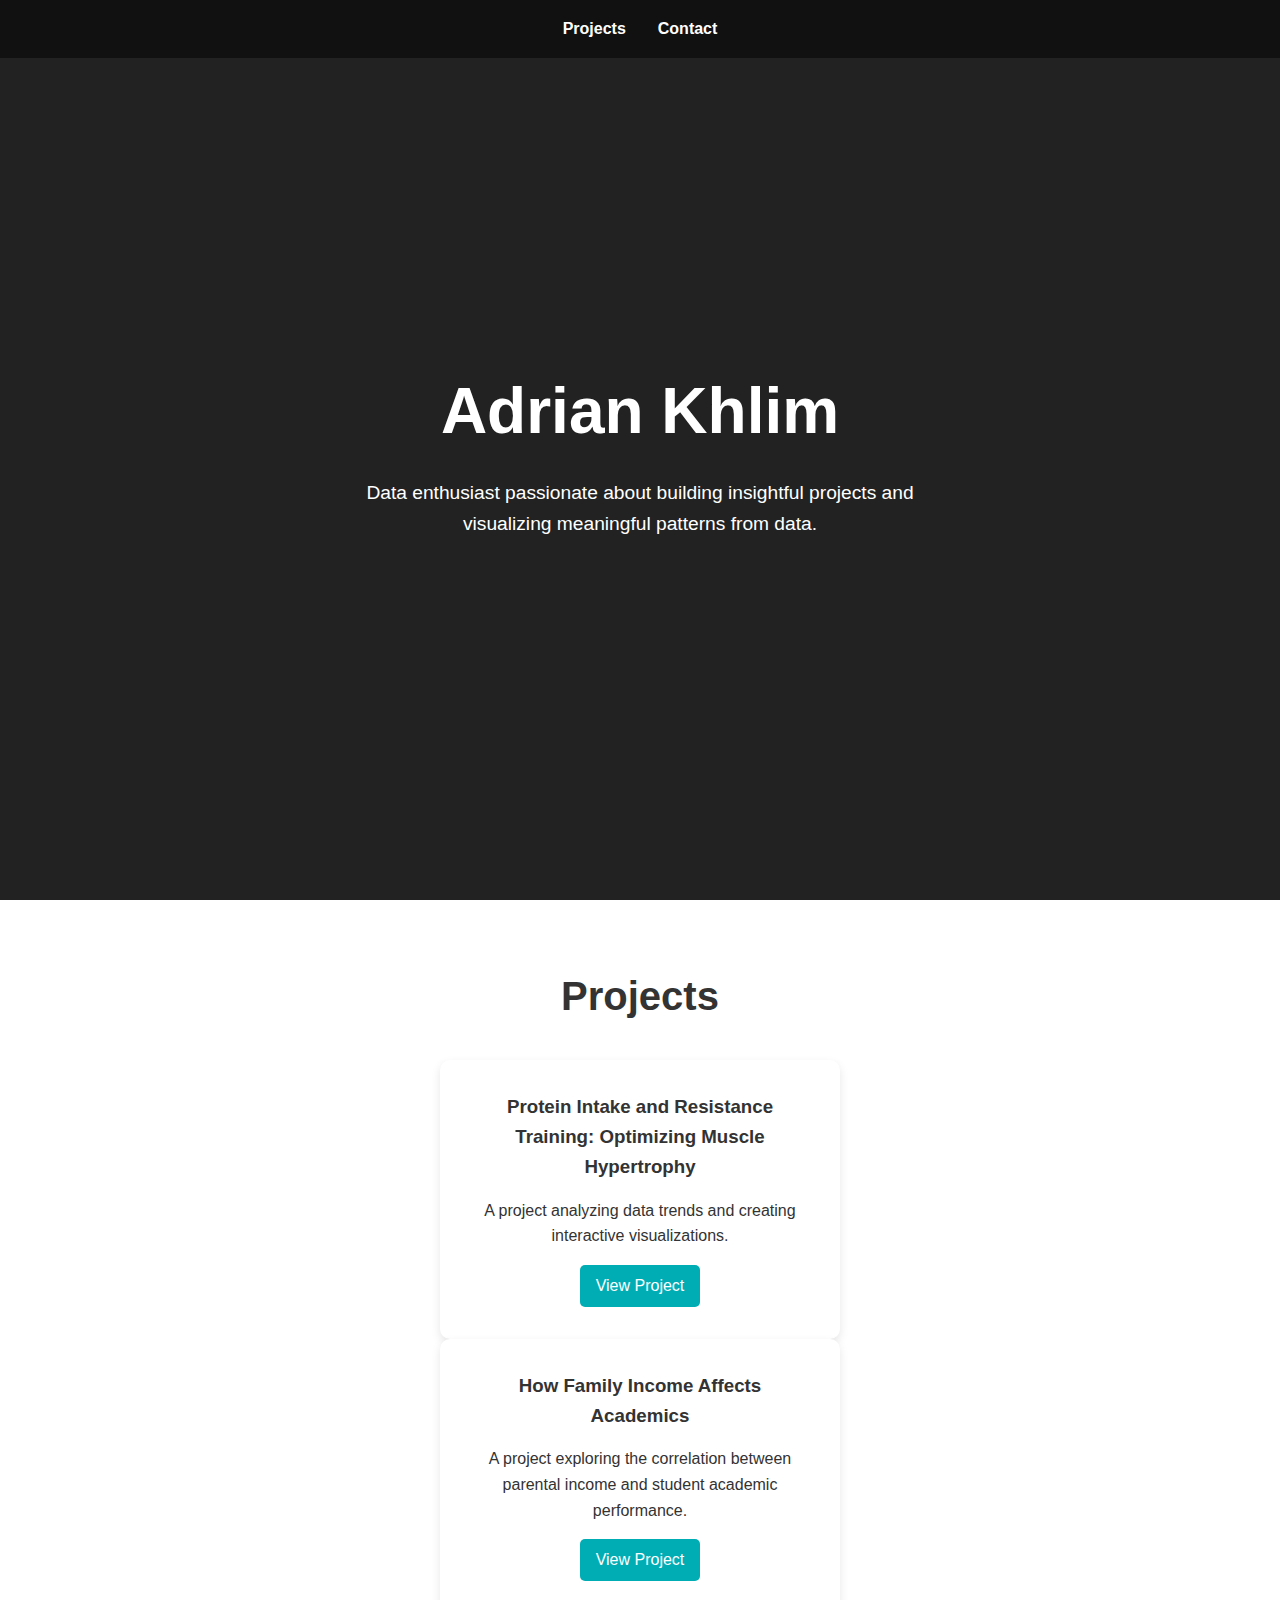
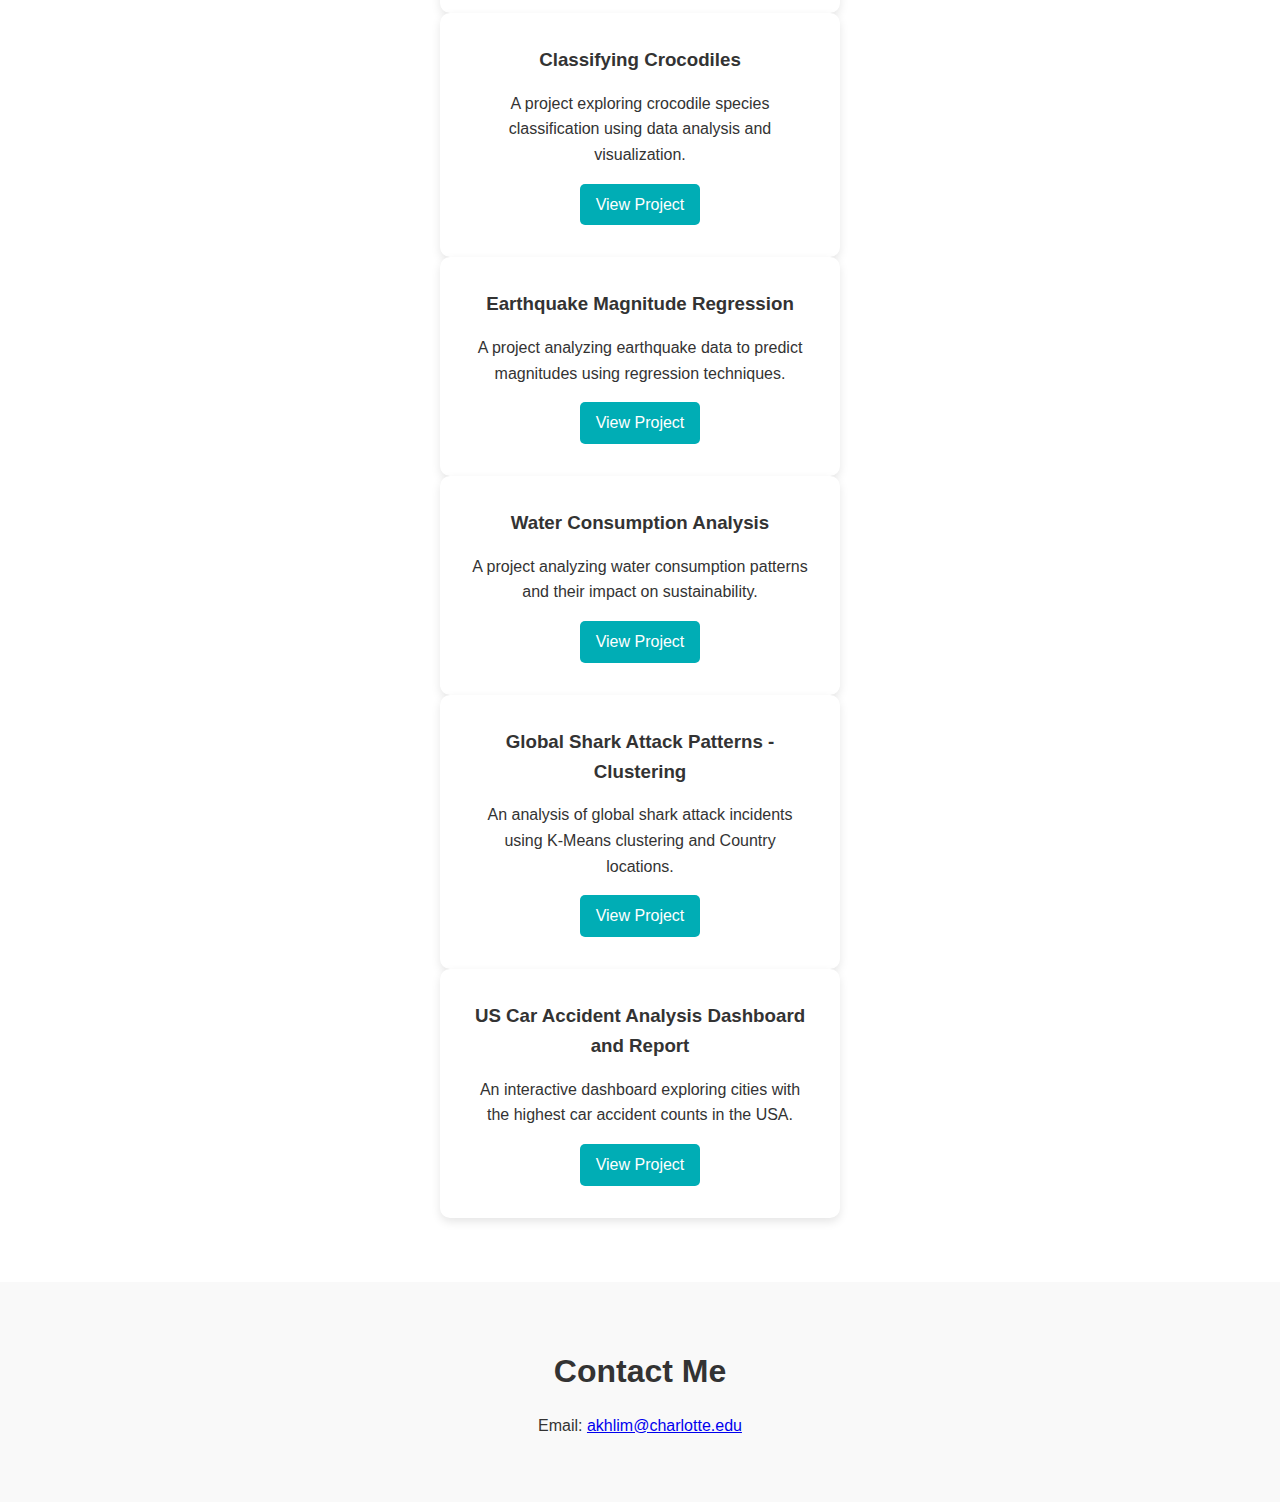
<file: index.html>
<!DOCTYPE html>
<html lang="en">
<head>
  <meta charset="UTF-8">
  <meta name="viewport" content="width=device-width, initial-scale=1.0">
  <title>Adrian Khlim | Portfolio</title>
  <style>
    /* Reset some default browser styling */
    * {
      margin: 0;
      padding: 0;
      box-sizing: border-box;
    }

    body {
      font-family: Arial, sans-serif;
      line-height: 1.6;
      color: #333;
    }

    /* Navbar */
    nav {
      position: fixed;
      width: 100%;
      background: #111;
      padding: 1rem;
      top: 0;
      left: 0;
      z-index: 1000;
    }

    nav ul {
      display: flex;
      justify-content: center;
      list-style: none;
    }

    nav ul li {
      margin: 0 1rem;
    }

    nav ul li a {
      color: white;
      text-decoration: none;
      font-weight: bold;
      transition: color 0.3s ease;
    }

    nav ul li a:hover {
      color: #00adb5;
    }

    /* Hero section */
    .hero {
      background: #222;
      color: white;
      height: 100vh;
      display: flex;
      flex-direction: column;
      justify-content: center;
      align-items: center;
      text-align: center;
      padding: 2rem;
    }

    .hero h1 {
      font-size: 4rem;
      margin-bottom: 1rem;
    }

    .hero p {
      font-size: 1.2rem;
      max-width: 600px;
    }

    /* Projects Section */
    .projects {
      padding: 4rem 2rem;
      text-align: center;
    }

    .projects h2 {
      font-size: 2.5rem;
      margin-bottom: 2rem;
    }

    .project-card {
      background: white;
      border-radius: 10px;
      box-shadow: 0 4px 10px rgba(0,0,0,0.1);
      max-width: 400px;
      margin: 0 auto;
      padding: 2rem;
      transition: transform 0.3s ease;
    }

    .project-card:hover {
      transform: translateY(-5px);
    }

    .project-card h3 {
      margin-bottom: 1rem;
    }

    .project-card a {
      display: inline-block;
      margin-top: 1rem;
      text-decoration: none;
      color: white;
      background: #00adb5;
      padding: 0.5rem 1rem;
      border-radius: 5px;
      transition: background 0.3s ease;
    }

    .project-card a:hover {
      background: #007d82;
    }

    /* Contact Section */
    .contact {
      background: #f9f9f9;
      padding: 4rem 2rem;
      text-align: center;
    }

    .contact h2 {
      font-size: 2rem;
      margin-bottom: 1rem;
    }

    footer {
      text-align: center;
      padding: 1rem;
      background: #111;
      color: white;
    }
  </style>
</head>
<body>
  <!-- Navbar -->
  <nav>
    <ul>
      <li><a href="#projects">Projects</a></li>
      <li><a href="#contact">Contact</a></li>
    </ul>
  </nav>

  <!-- Hero Section -->
  <section class="hero">
    <h1>Adrian Khlim</h1>
    <p>Data enthusiast passionate about building insightful projects and visualizing meaningful patterns from data.</p>
  </section>

  <!-- Projects Section -->
  <section id="projects" class="projects">
    <h2>Projects</h2>
    <div class="project-card">
      <h3>Protein Intake and Resistance Training: Optimizing Muscle Hypertrophy</h3>
      <p>A project analyzing data trends and creating interactive visualizations.</p>
      <a href="protein_resistance_analysis/protein_resistance_analysis.html">View Project</a>
    </div>

    <div class="project-card">
      <h3>How Family Income Affects Academics</h3>
      <p>A project exploring the correlation between parental income and student academic performance.</p>
      <a href="parental_income_and_academics/income_and_grades_analysis.html">View Project</a>
    </div>

    <div class="project-card">
      <h3>Classifying Crocodiles</h3>
      <p>A project exploring crocodile species classification using data analysis and visualization.</p>
      <a href="crocodile_classification/classifying_crocodiles.html">View Project</a>
    </div>

    <div class="project-card">
      <h3>Earthquake Magnitude Regression</h3>
      <p>A project analyzing earthquake data to predict magnitudes using regression techniques.</p>
      <a href="earthquake_magnitude_and_tsunami/earthquakes.html">View Project</a>
    </div>

    <div class="project-card">
      <h3>Water Consumption Analysis</h3>
      <p>A project analyzing water consumption patterns and their impact on sustainability.</p>
      <a href="water_consumption/water_consumption_analysis.html">View Project</a>
    </div>

    <div class="project-card">
      <h3>Global Shark Attack Patterns - Clustering</h3>
      <p>An analysis of global shark attack incidents using K-Means clustering and Country locations.</p>
      <a href="shark_attacks/shark_attacks.html">View Project</a>
    </div>    

    <div class="project-card">
      <h3>US Car Accident Analysis Dashboard and Report</h3>
      <p>An interactive dashboard exploring cities with the highest car accident counts in the USA.</p>
      <a href="us_crashes_ml/us_crashes_dashboard.html">View Project</a>
    </div>    
  </section>

  <!-- Contact Section -->
  <section id="contact" class="contact">
    <h2>Contact Me</h2>
    <p>Email: <a href="mailto:akhlim@charlotte.edu">akhlim@charlotte.edu</a></p>
  </section>
</file>
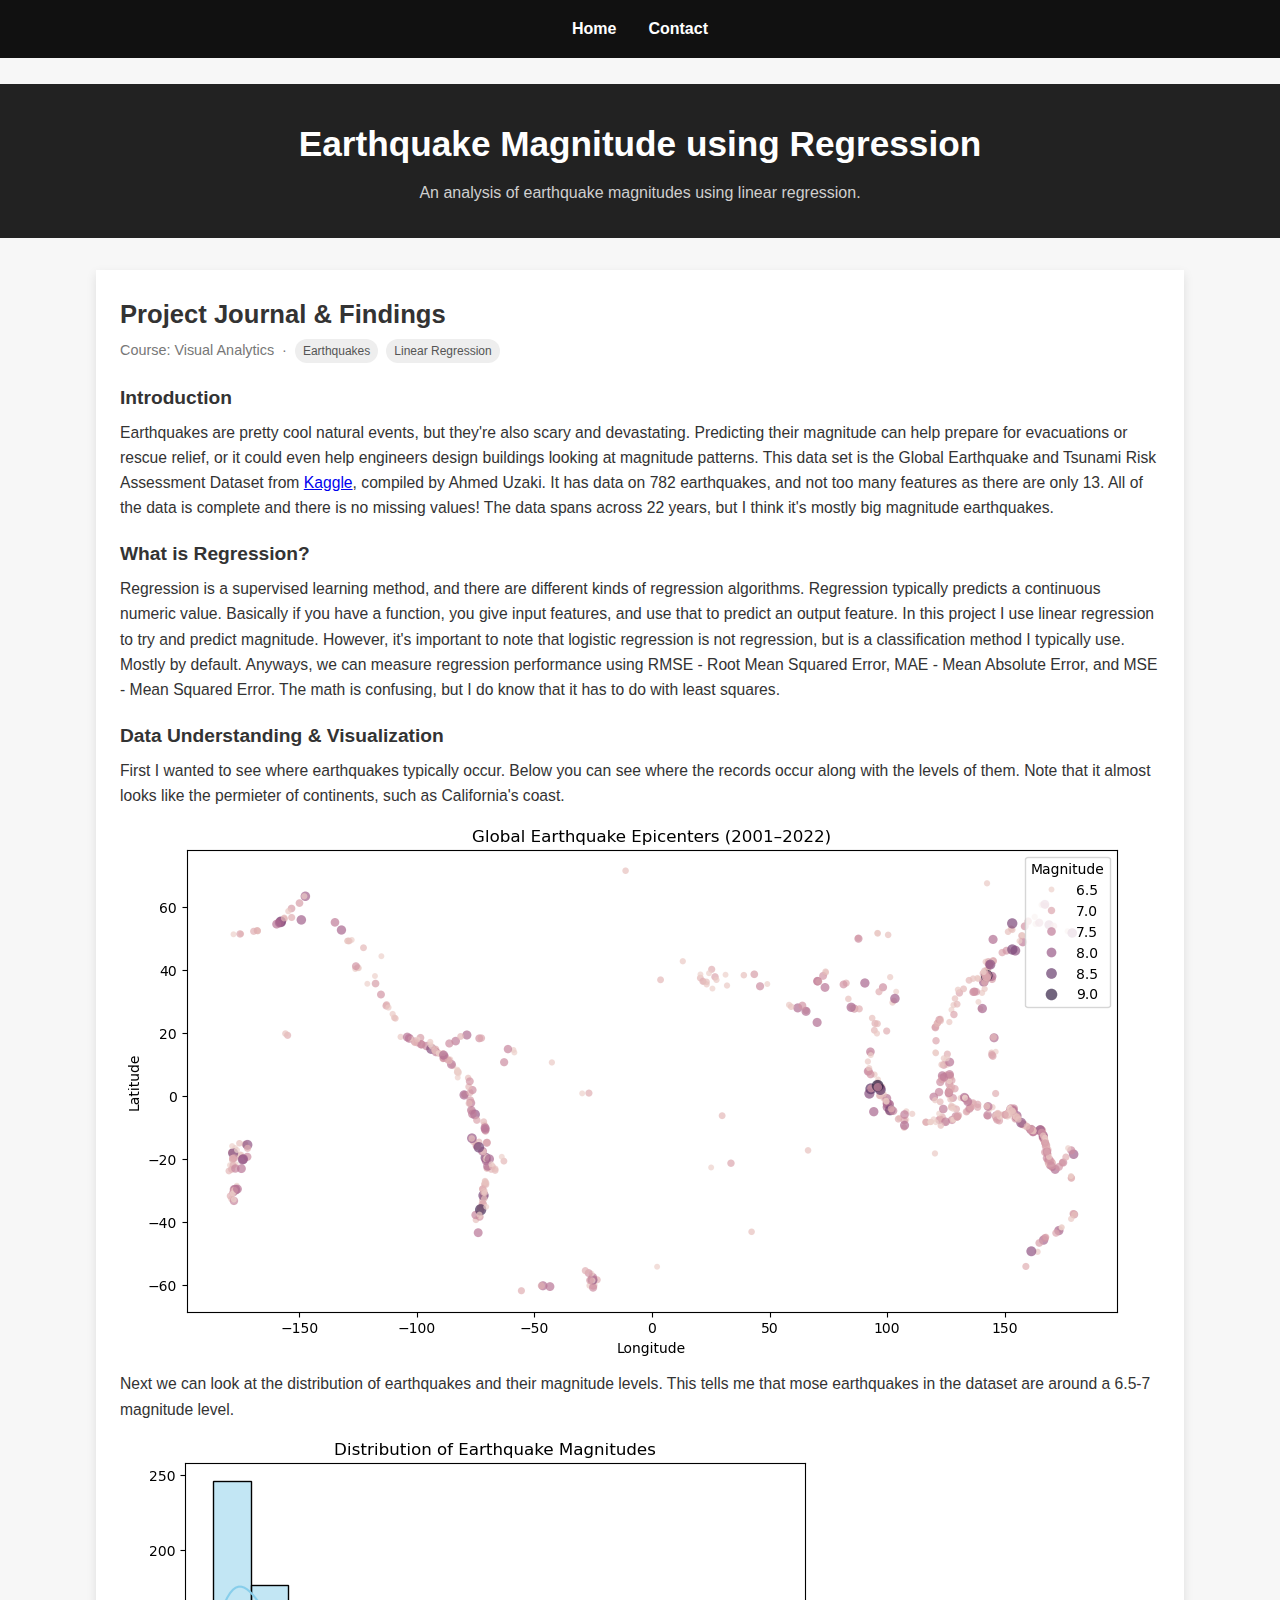
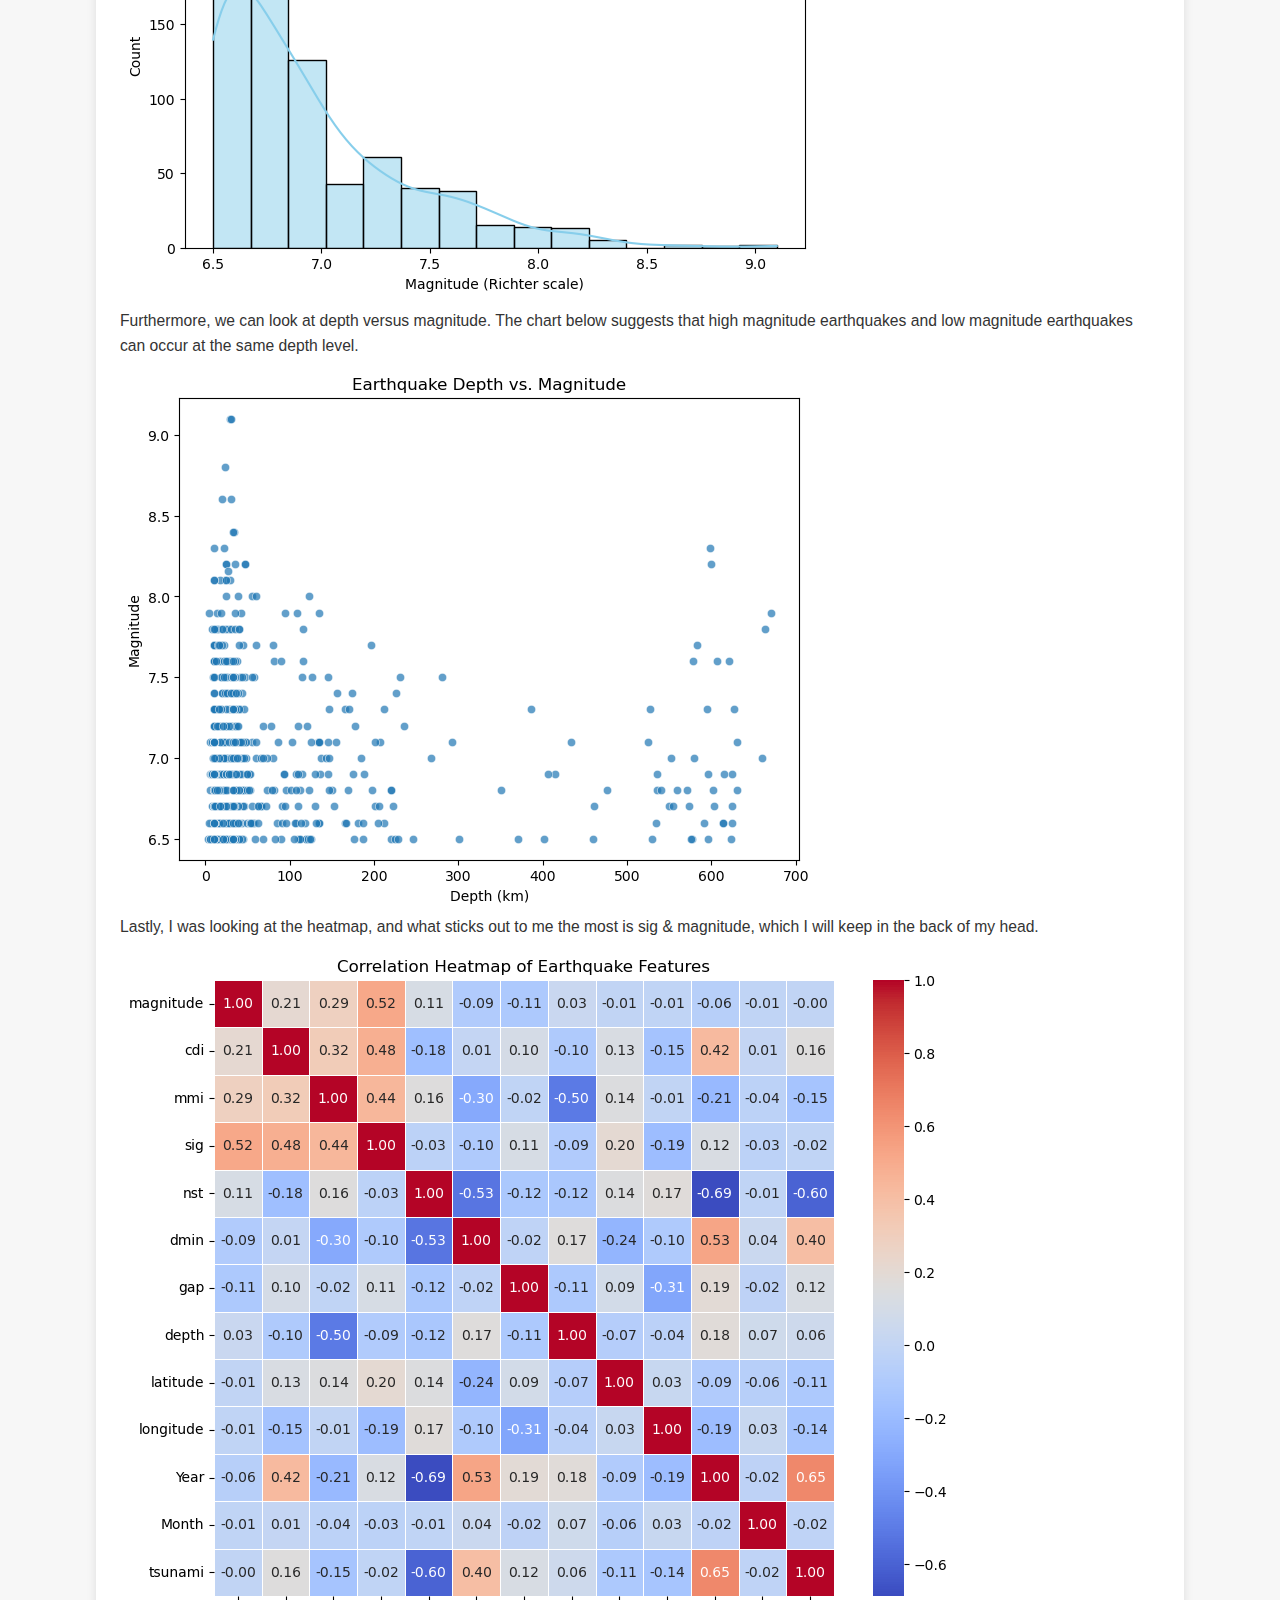
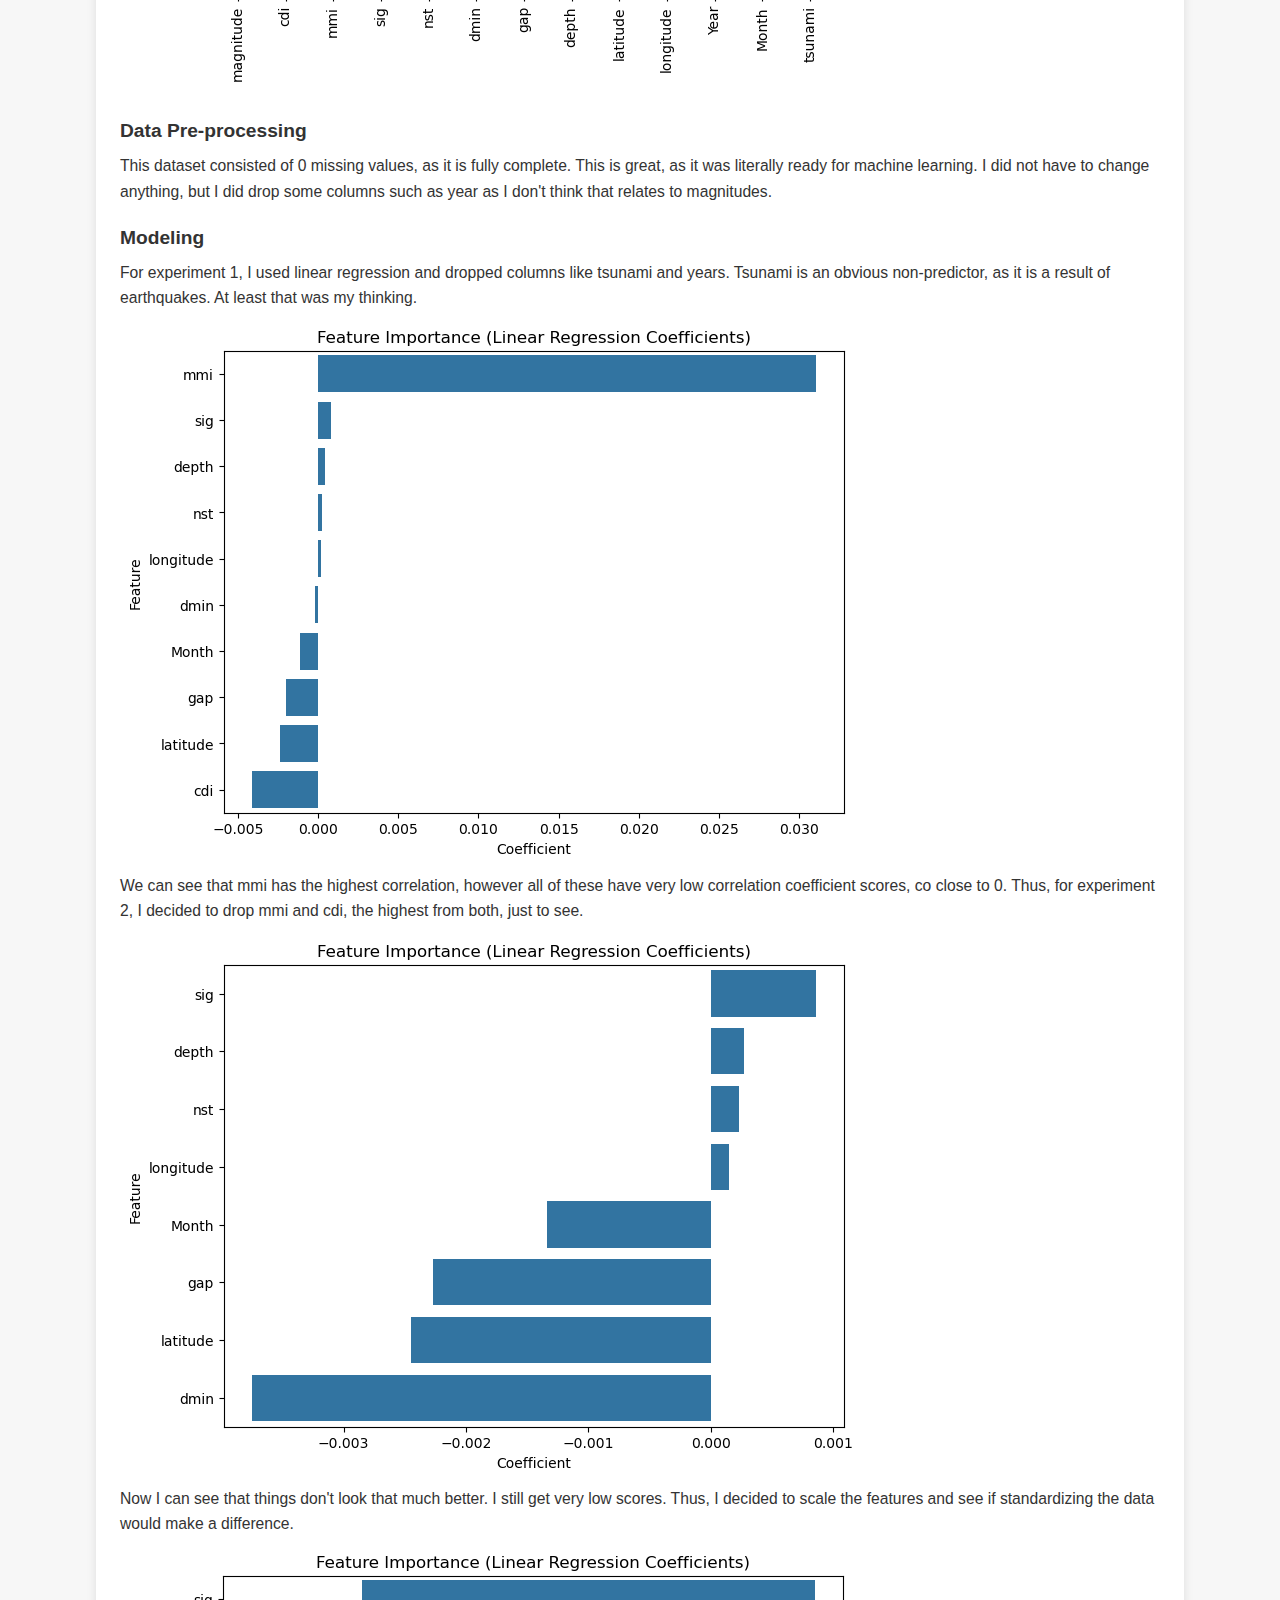
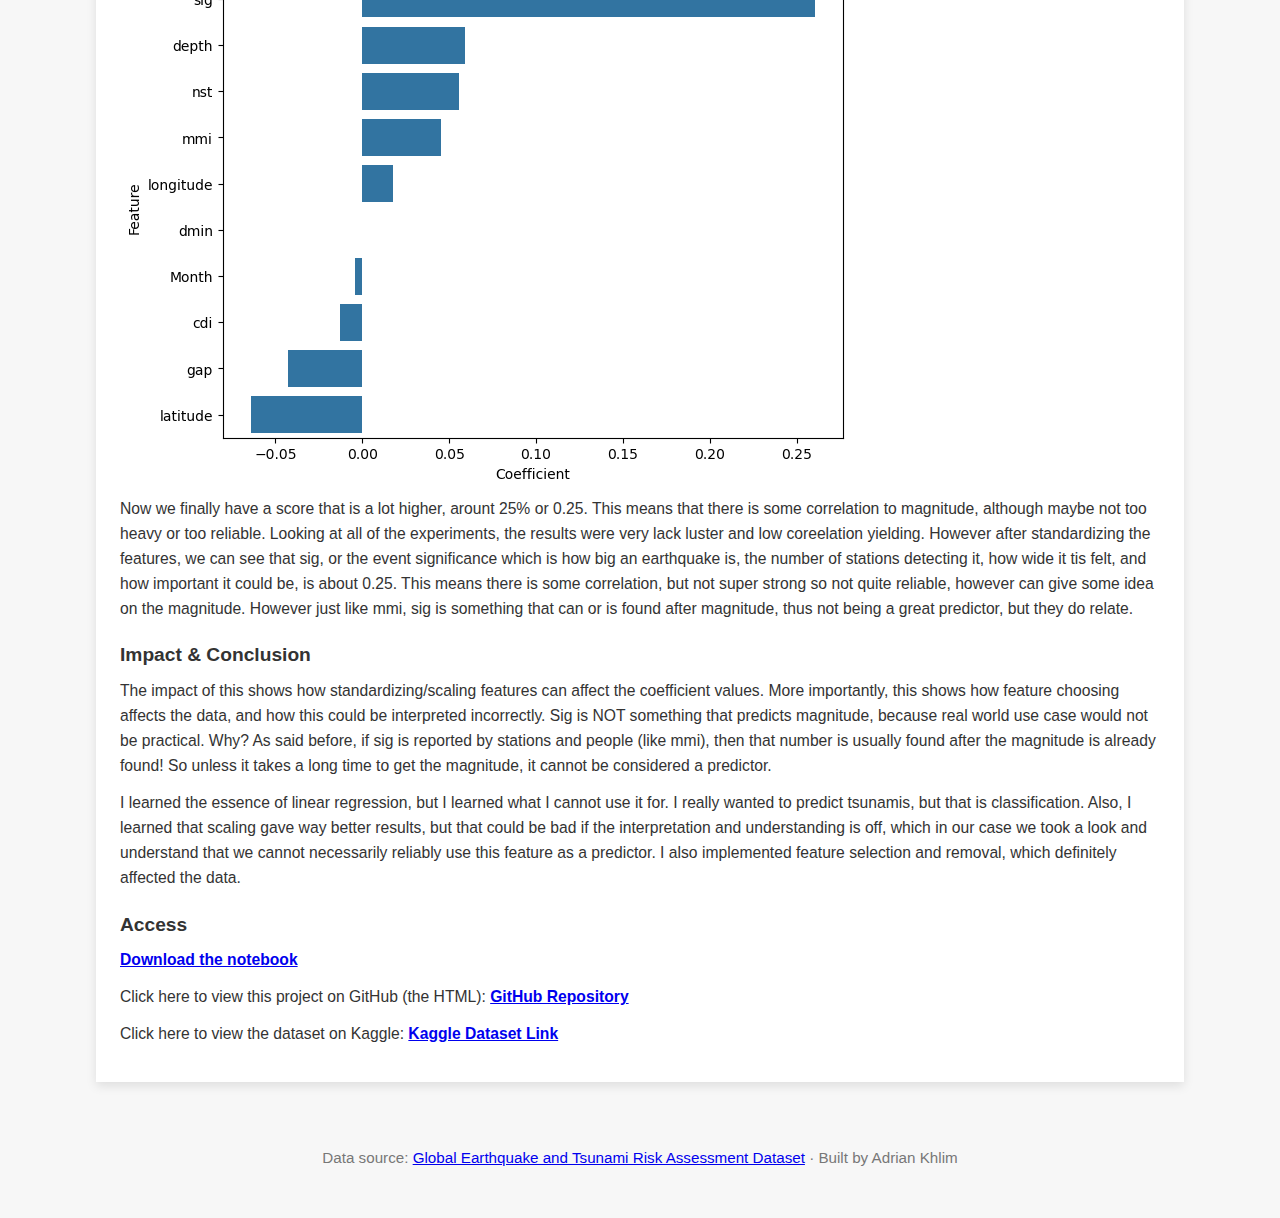
<file: earthquake_magnitude_and_tsunami/earthquakes.html>
<!DOCTYPE html>
<html lang="en">
<head>
    <meta charset="UTF-8" />
    <meta name="viewport" content="width=device-width, initial-scale=1.0"/>
    <title>Adrian Khlim | Earthquake Magnitude using Regression</title>
    <link rel="stylesheet" href="../styles.css" />
</head>
<body>

  <nav>
    <ul>
      <li><a href="/portfolio">Home</a></li>        
      <li><a href="/#contact">Contact</a></li>
    </ul>
  </nav>

  <main class="page">

    <section class="header">
      <h1>Earthquake Magnitude using Regression</h1>
      <p>An analysis of earthquake magnitudes using linear regression.</p>
    </section>

     <!-- REPORT / JOURNAL CARD -->
    <section class="card">
      <header class="report-header">
        <h2>Project Journal & Findings</h2>
        <p class="report-subtitle">
          Course: Visual Analytics &nbsp;·&nbsp;
          <span class="badge">Earthquakes</span>
          <span class="badge">Linear Regression</span>
        </p>
      </header>

      <div class="report-body">
        <h3>Introduction</h3>
        <p>
            Earthquakes are pretty cool natural events, but they're also scary and devastating. Predicting their magnitude can help prepare for evacuations or rescue relief, or it could even help engineers design buildings looking at magnitude patterns.
            This data set is the Global Earthquake and Tsunami Risk Assessment Dataset from <a href="https://www.kaggle.com/datasets/ahmeduzaki/global-earthquake-tsunami-risk-assessment-dataset" target="_blank" rel="noopener">Kaggle</a>, compiled by Ahmed Uzaki.
            It has data on 782 earthquakes, and not too many features as there are only 13. All of the data is complete and there is no missing values! The data spans across 22 years, but I think it's mostly big magnitude earthquakes.
        </p>

        <h3>What is Regression?</h3>
          <p>
            Regression is a supervised learning method, and there are different kinds of regression algorithms. Regression typically predicts a continuous numeric value. Basically if you have a function,
            you give input features, and use that to predict an output feature. In this project I use linear regression to try and predict magnitude. However, it's important to note that logistic regression is not regression, but is a classification 
            method I typically use. Mostly by default. Anyways, we can measure regression performance using RMSE - Root Mean Squared Error, MAE - Mean Absolute Error, and MSE - Mean Squared Error. The math is confusing, but I do know that it has to do 
            with least squares.
          </p>



        <h3>Data Understanding & Visualization</h3>

        <p>
          First I wanted to see where earthquakes typically occur. Below you can see where the records occur along with the levels of them. Note that it almost looks like the permieter of continents, such as California's coast.
        </p>
        <img src="images/mag_map.PNG" alt="map"/>

        <p>
            Next we can look at the distribution of earthquakes and their magnitude levels. This tells me that mose earthquakes in the dataset are around a 6.5-7 magnitude level.
        </p>
        <img src="images/dist.PNG" alt="map"/>

        <p>
            Furthermore, we can look at depth versus magnitude. The chart below suggests that high magnitude earthquakes and low magnitude earthquakes can occur at the same depth level.
        </p>

        <img src="images/depth_vs_mag.PNG" alt="map"/>

        <p>
            Lastly, I was looking at the heatmap, and what sticks out to me the most is sig & magnitude, which I will keep in the back of my head.
        </p>

        <img src="images/correlation.PNG" alt="map"/>

        <h3>Data Pre-processing</h3>
        <p>
          This dataset consisted of 0 missing values, as it is fully complete. This is great, as it was literally ready for machine learning. I did not have to change anything, but I did drop some columns such as year as I don't think that relates
          to magnitudes.
          </p>


        <h3>Modeling</h3>
        <p>
            For experiment 1, I used linear regression and dropped columns like tsunami and years. Tsunami is an obvious non-predictor, as it is a result of earthquakes. At least that was my thinking.
        </p>

        <img src="images/ex1.PNG" alt="map"/>

        <p>
            We can see that mmi has the highest correlation, however all of these have very low correlation coefficient scores, co close to 0. Thus, for experiment 2, I decided to drop mmi and cdi, the highest from both, just to see.
        </p>

        <img src="images/ex2.PNG" alt="map"/>

        <p>
           Now I can see that things don't look that much better. I still get very low scores. Thus, I decided to scale the features and see if standardizing the data would make a difference.
        </p>

        <img src="images/ex3.PNG" alt="map"/>

        <p>
            Now we finally have a score that is a lot higher, arount 25% or 0.25. This means that there is some correlation to magnitude, although maybe not too heavy or too reliable.
            Looking at all of the experiments, the results were very lack luster and low coreelation yielding. However after standardizing the features, we can see that sig, or the event significance 
            which is how big an earthquake is, the number of stations detecting it, how wide it tis felt, and how important it could be, is about 0.25. This means there is some correlation, but not super strong so 
            not quite reliable, however can give some idea on the magnitude. However just like mmi, sig is something that can or is found after magnitude, thus not being a great predictor, but they do relate.
        </p>
        

        <h3>Impact & Conclusion</h3>
        <p>
          The impact of this shows how standardizing/scaling features can affect the coefficient values. More importantly, this shows how feature choosing affects the data, and how this could be interpreted incorrectly. 
          Sig is NOT something that predicts magnitude, because real world use case would not be practical. Why? As said before, if sig is reported by stations and people (like mmi), then that number is usually found after the 
          magnitude is already found! So unless it takes a long time to get the magnitude, it cannot be considered a predictor.
        </p>

        <p>
            I learned the essence of linear regression, but I learned what I cannot use it for. I really wanted to predict tsunamis, but that is classification. Also, I learned that scaling gave way better results, but that could 
            be bad if the interpretation and understanding is off, which in our case we took a look and understand that we cannot necessarily reliably use this feature as a predictor. I also implemented feature selection and removal,
            which definitely affected the data.
        </p>

        <h3>Access</h3>
        <p>
          <strong>
            <a href="earthquake_magnitude_regression.ipynb" download>
            Download the notebook
          </a>
          </strong>
        <p>
          Click here to view this project on GitHub (the HTML): <strong><a href="https://github.com/adriankUSA/portfolio/blob/main/earthquake_magnitude_and_tsunami/earthquakes.html" target="_blank" rel="noopener">GitHub Repository</a></strong>

        </p>
        <p>
          Click here to view the dataset on Kaggle: <strong><a href="https://www.kaggle.com/datasets/ahmeduzaki/global-earthquake-tsunami-risk-assessment-dataset" target="_blank" rel="noopener">Kaggle Dataset Link</a></strong>
        </p>
      </div>
    </section>

    <!-- Footer -->
    <section class="footer">
        Data source: <a href="https://www.kaggle.com/datasets/ahmeduzaki/global-earthquake-tsunami-risk-assessment-dataset" target="_blank" rel="noopener">Global Earthquake and Tsunami Risk Assessment Dataset</a> · Built by Adrian Khlim  
        </section>
  </main>

</body>
</html>
</file>
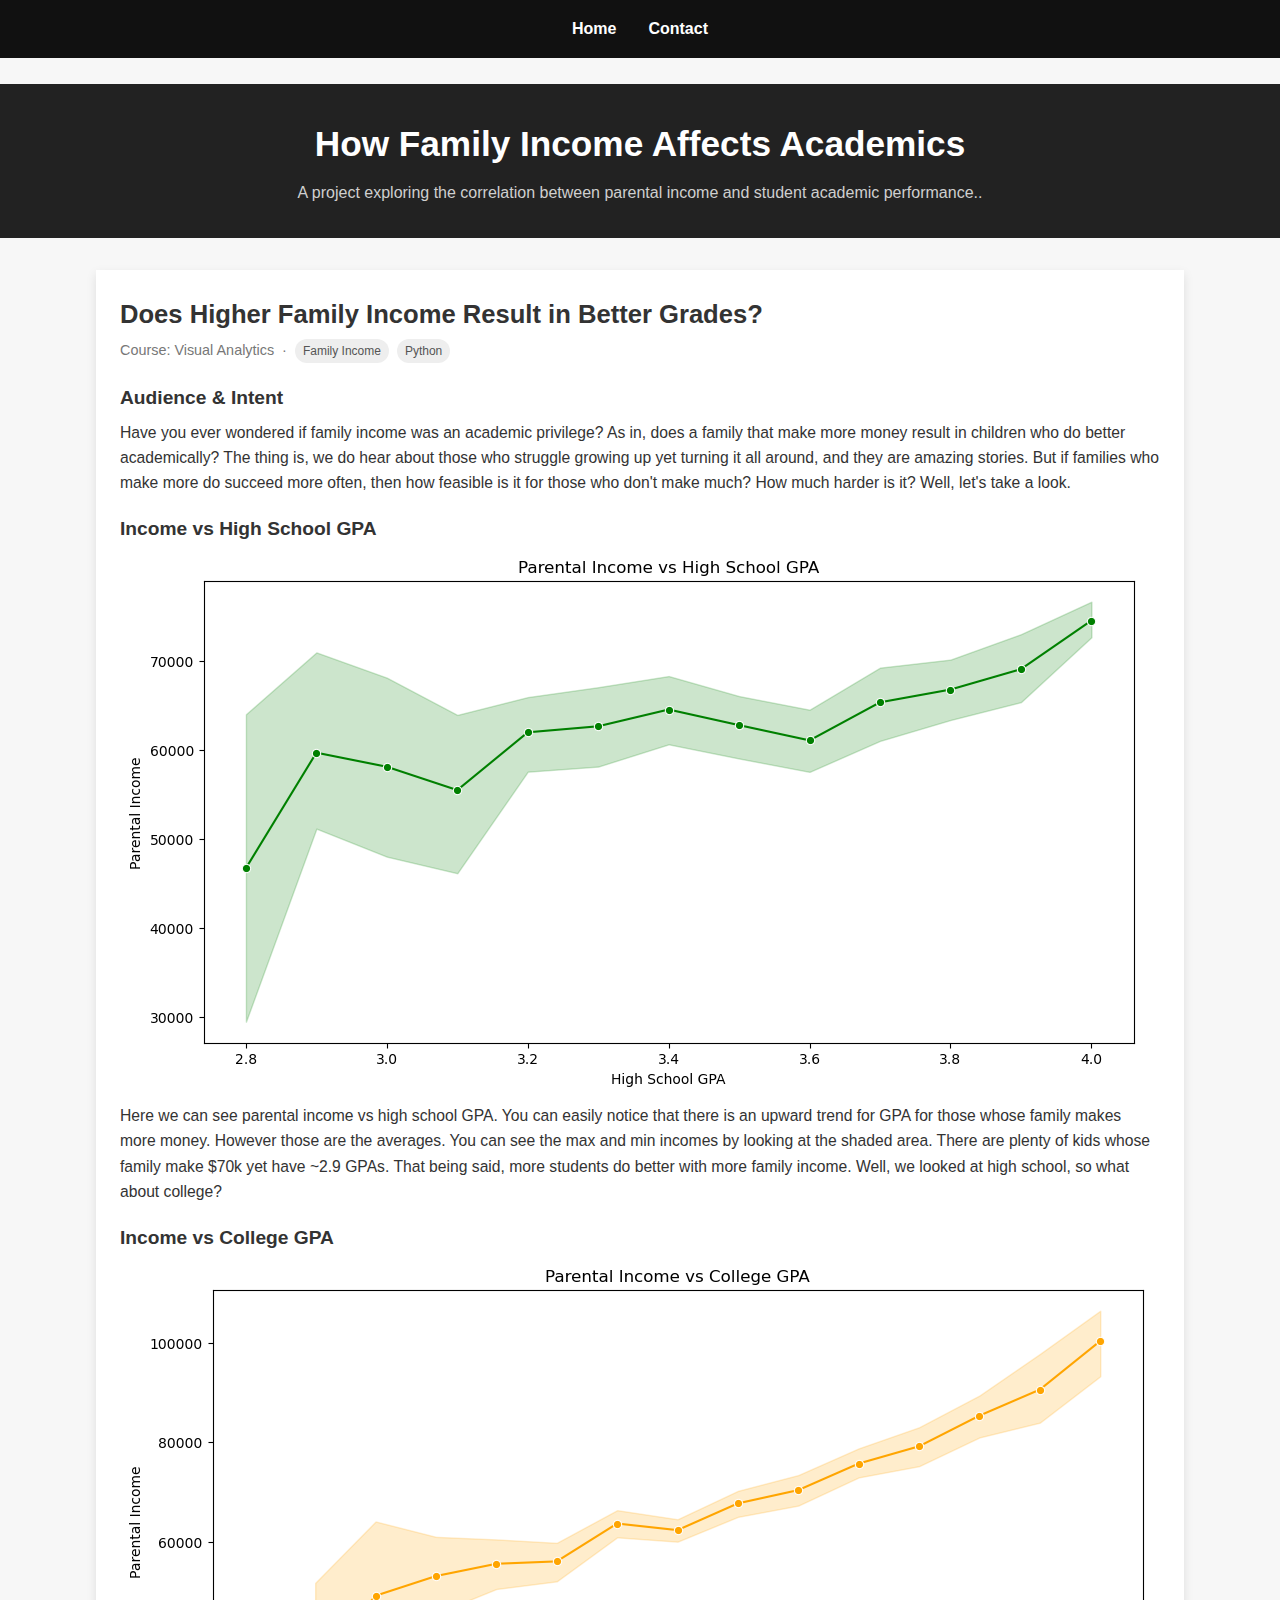
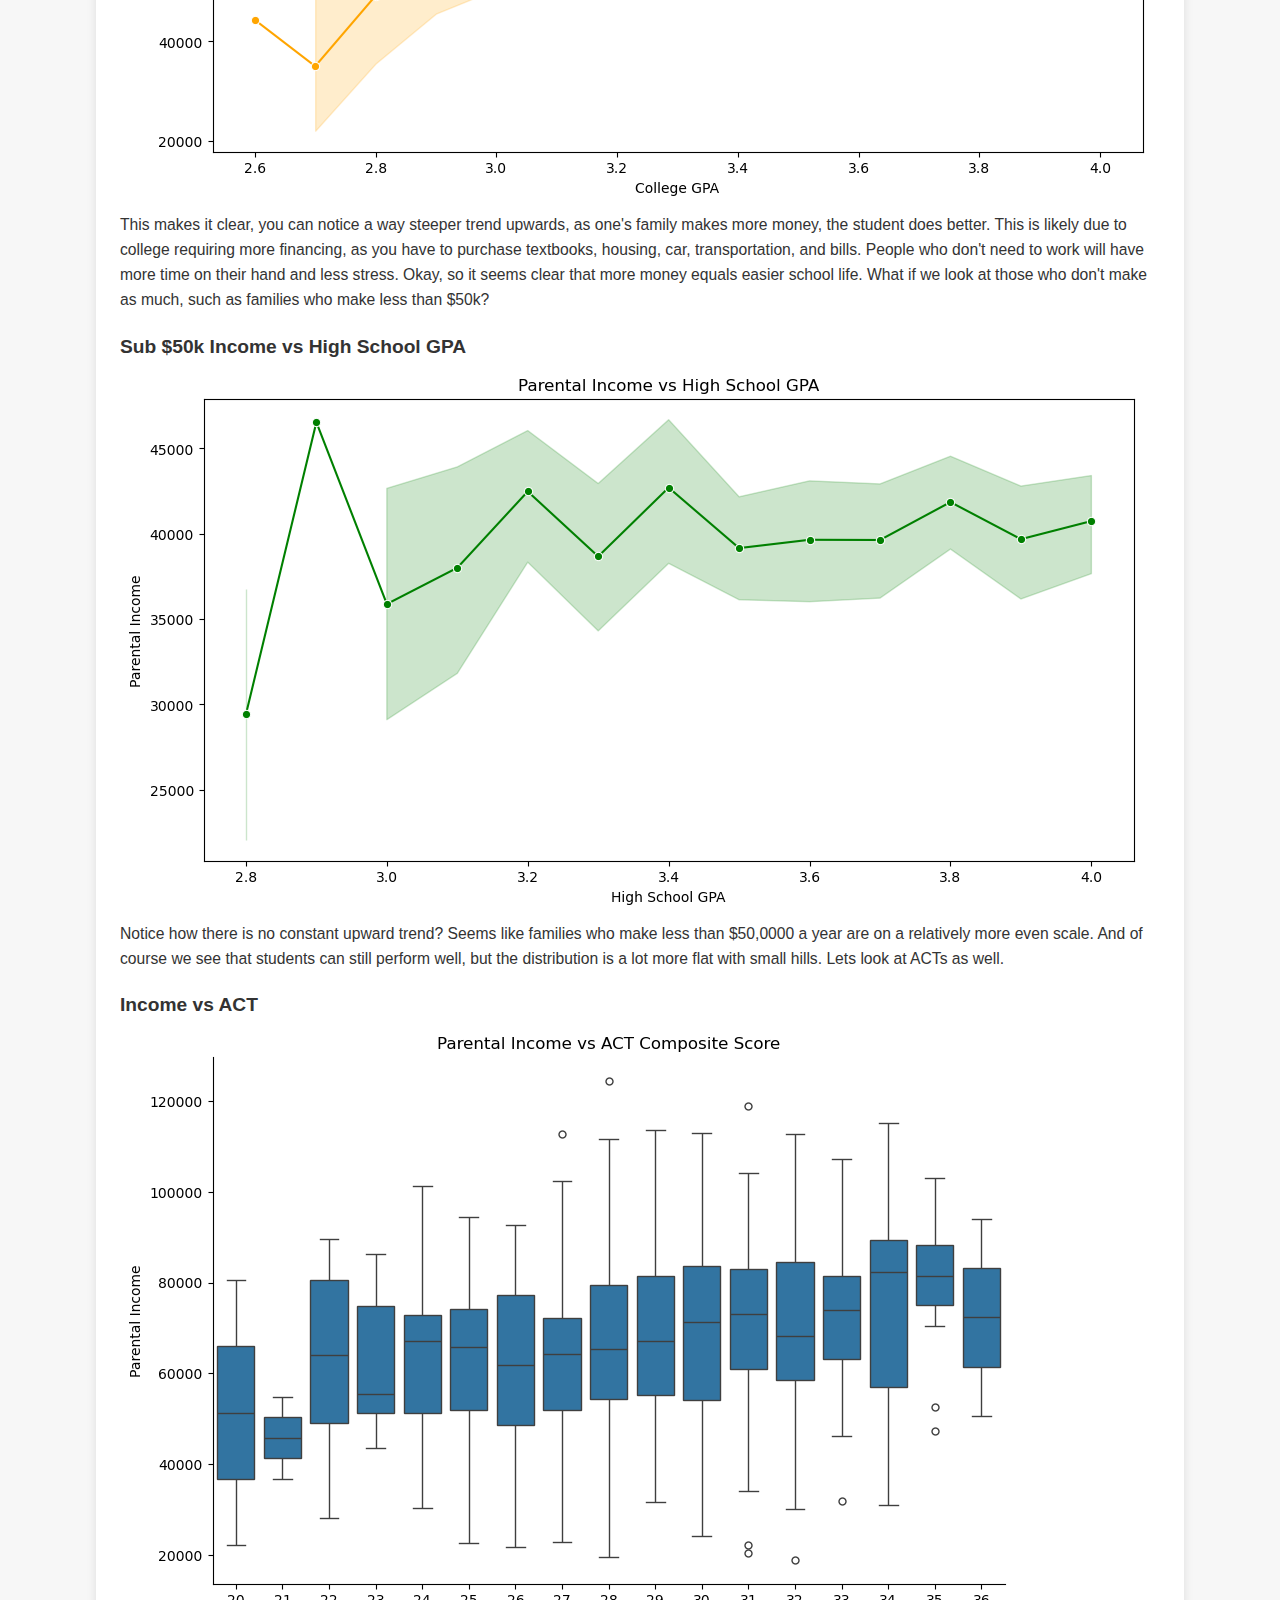
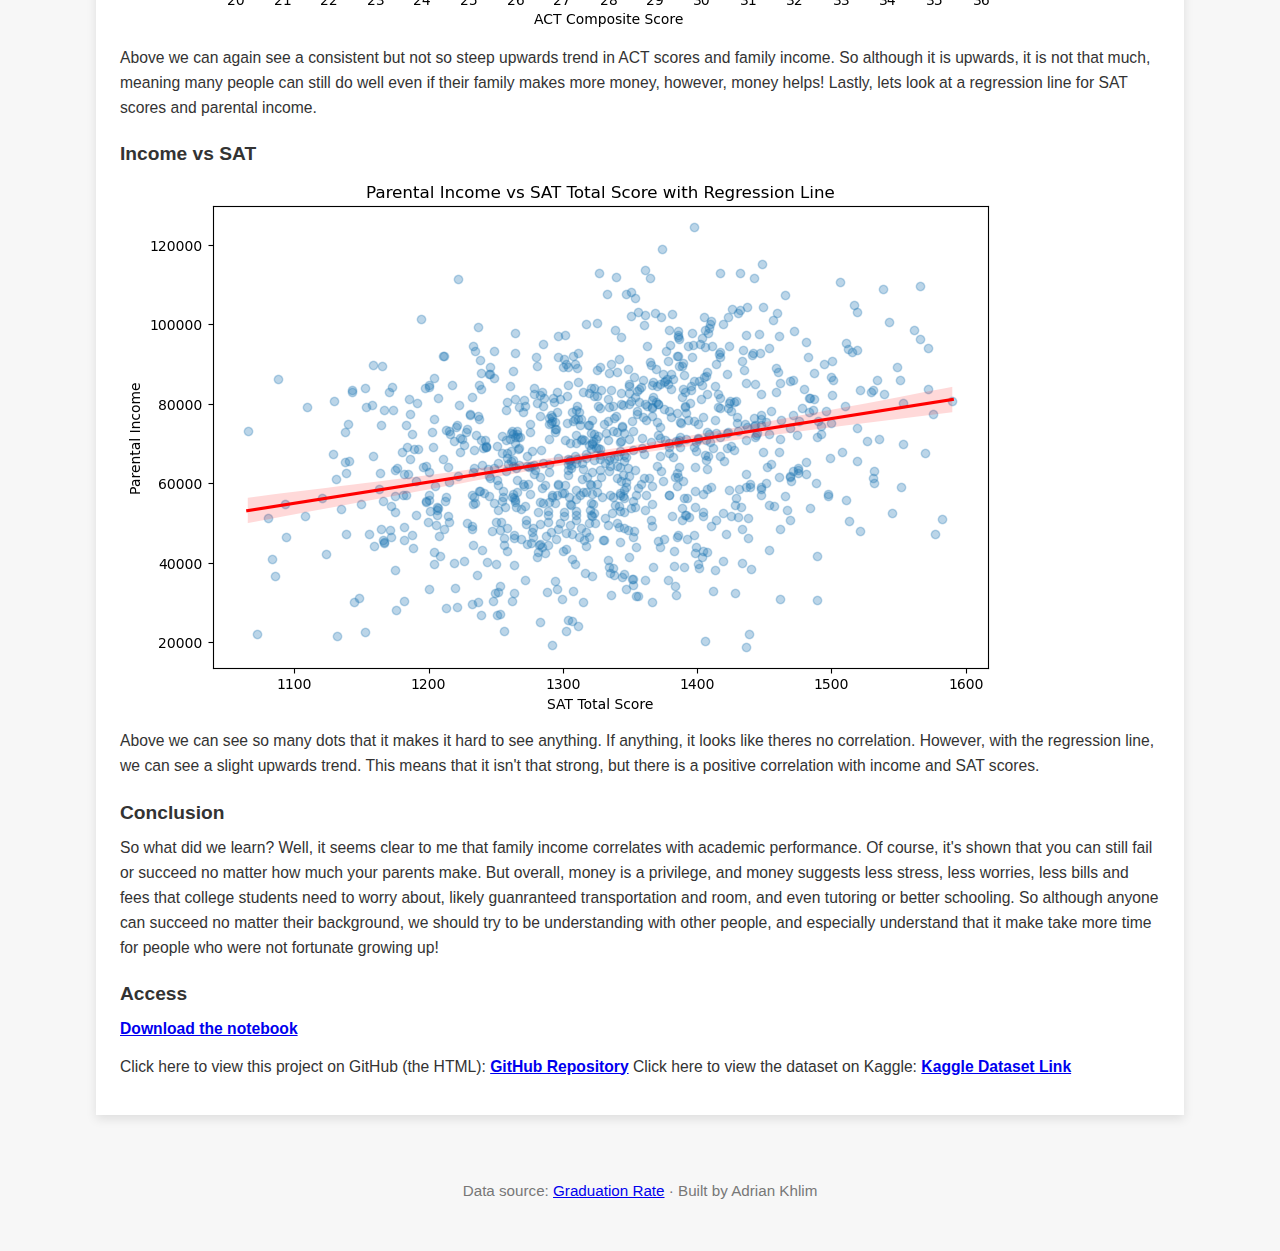
<file: parental_income_and_academics/income_and_grades_analysis.html>
<!DOCTYPE html>
<html lang="en">
<head>
    <meta charset="UTF-8" />
    <meta name="viewport" content="width=device-width, initial-scale=1.0"/>
    <title>Adrian Khlim | How Family Income Affects Academics</title>
    <link rel="stylesheet" href="../styles.css" />
</head>
<body>

  <nav>
    <ul>
      <li><a href="/portfolio">Home</a></li>        
      <li><a href="/#contact">Contact</a></li>
    </ul>
  </nav>

  <main class="page">

    <section class="header">
      <h1>How Family Income Affects Academics</h1>
      <p>A project exploring the correlation between parental income and student academic performance..</p>
    </section>

     <!-- REPORT / JOURNAL CARD -->
    <section class="card">
      <header class="report-header">
        <h2>Does Higher Family Income Result in Better Grades? </h2>
        <p class="report-subtitle">
          Course: Visual Analytics &nbsp;·&nbsp;
          <span class="badge">Family Income</span>
          <span class="badge">Python</span>
        </p>
      </header>

      <div class="report-body">
        <h3>Audience & Intent</h3>
        <p>
          Have you ever wondered if family income was an academic privilege? As in, does a family that make more money result in children who do better academically?
          The thing is, we do hear about those who struggle growing up yet turning it all around, and they are amazing stories. But if families who make more do succeed more often,
          then how feasible is it for those who don't make much? How much harder is it? Well, let's take a look.
        </p>

        <h3>Income vs High School GPA</h3>
        <img src="images/income_gpa_line.png" alt="parental income vs high school gpa"/>

        <p>
            Here we can see parental income vs high school GPA. You can easily notice that there is an upward trend for GPA for those whose family makes more money.
            However those are the averages. You can see the max and min incomes by looking at the shaded area. There are plenty of kids whose family make $70k yet have ~2.9 GPAs.
            That being said, more students do better with more family income. Well, we looked at high school, so what about college?
        </p>

        <h3>Income vs College GPA</h3>
        <img src="images/income_gpa_line_college.png" alt="parental income vs college gpa"/>

        <p>
            This makes it clear, you can notice a way steeper trend upwards, as one's family makes more money, the student does better. This is likely due to college requiring more financing,
            as you have to purchase textbooks, housing, car, transportation, and bills. People who don't need to work will have more time on their hand and less stress. Okay, so it
            seems clear that more money equals easier school life. What if we look at those who don't make as much, such as families who make less than $50k?
        </p>

        <h3>Sub $50k Income vs High School GPA</h3>
        <img src="images/income_gpa_line_income_less_50000.png" alt="parental income vs high school but less than 50k"/>

        <p>
            Notice how there is no constant upward trend? Seems like families who make less than $50,0000 a year are on a relatively more even scale. And of course we see that students can still perform well,
            but the distribution is a lot more flat with small hills. Lets look at ACTs as well.
        </p>

        <h3>Income vs ACT</h3>
        <img src="images/income_act.png" alt="parental income vs ACT"/>

        <p>
            Above we can again see a consistent but not so steep upwards trend in ACT scores and family income. So although it is upwards, it is not that much, meaning many people can still do well even
            if their family makes more money, however, money helps! Lastly, lets look at a regression line for SAT scores and parental income.
        </p>

        <h3>Income vs SAT</h3>
        <img src="images/income_sat_regression.png" alt="regression line"/>
        <p>
            Above we can see so many dots that it makes it hard to see anything. If anything, it looks like theres no correlation. However, with the regression line, we can see a slight upwards trend.
            This means that it isn't that strong, but there is a positive correlation with income and SAT scores.
        </p>

        <h3>Conclusion</h3>
        <p>
            So what did we learn? Well, it seems clear to me that family income correlates with academic performance. Of course, it's shown that you can still fail or succeed no matter how much your 
            parents make. But overall, money is a privilege, and money suggests less stress, less worries, less bills and fees that college students need to worry about, likely guanranteed transportation
            and room, and even tutoring or better schooling. So although anyone can succeed no matter their background, we should try to be understanding with other people, and especially understand
            that it make take more time for people who were not fortunate growing up!
        </p>


        <h3>Access</h3>
        <p>
          <strong>
            <a href="income_and_grades.ipynb" download>
            Download the notebook
          </a>
          </strong>
        <p>
        <p>
          Click here to view this project on GitHub (the HTML): <strong><a href="https://github.com/adriankUSA/portfolio/blob/main/parental_income_and_academics/income_and_grades.ipynb" target="_blank" rel="noopener">GitHub Repository</a></strong>
          Click here to view the dataset on Kaggle: <strong><a href="https://www.kaggle.com/datasets/rkiattisak/graduation-rate" target="_blank" rel="noopener">Kaggle Dataset Link</a></strong>
        </p>
        
      </div>
    </section>

    <!-- Footer -->
    <section class="footer">
      Data source: <a href="https://www.kaggle.com/datasets/rkiattisak/graduation-rate" target="_blank" rel="noopener">Graduation Rate</a> · Built by Adrian Khlim  
    </section>
  </main>

</body>
</html>
</file>
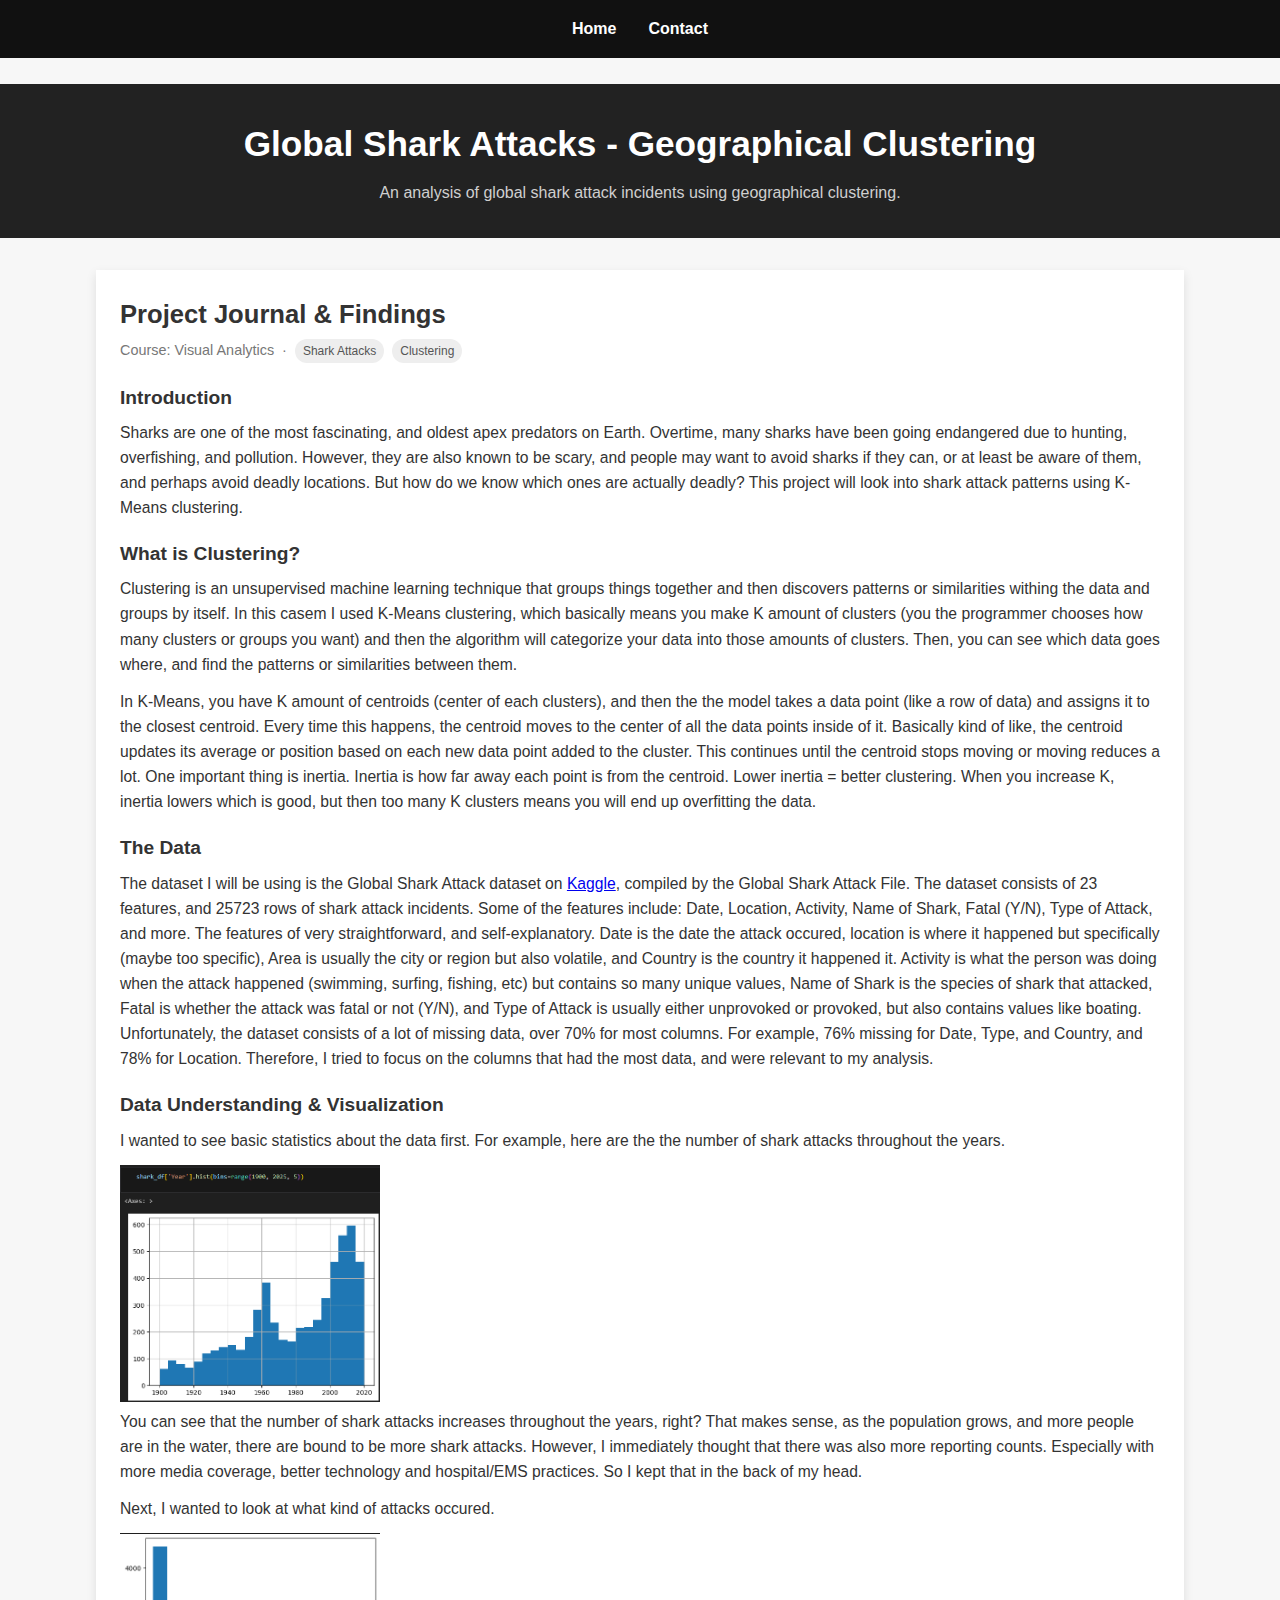
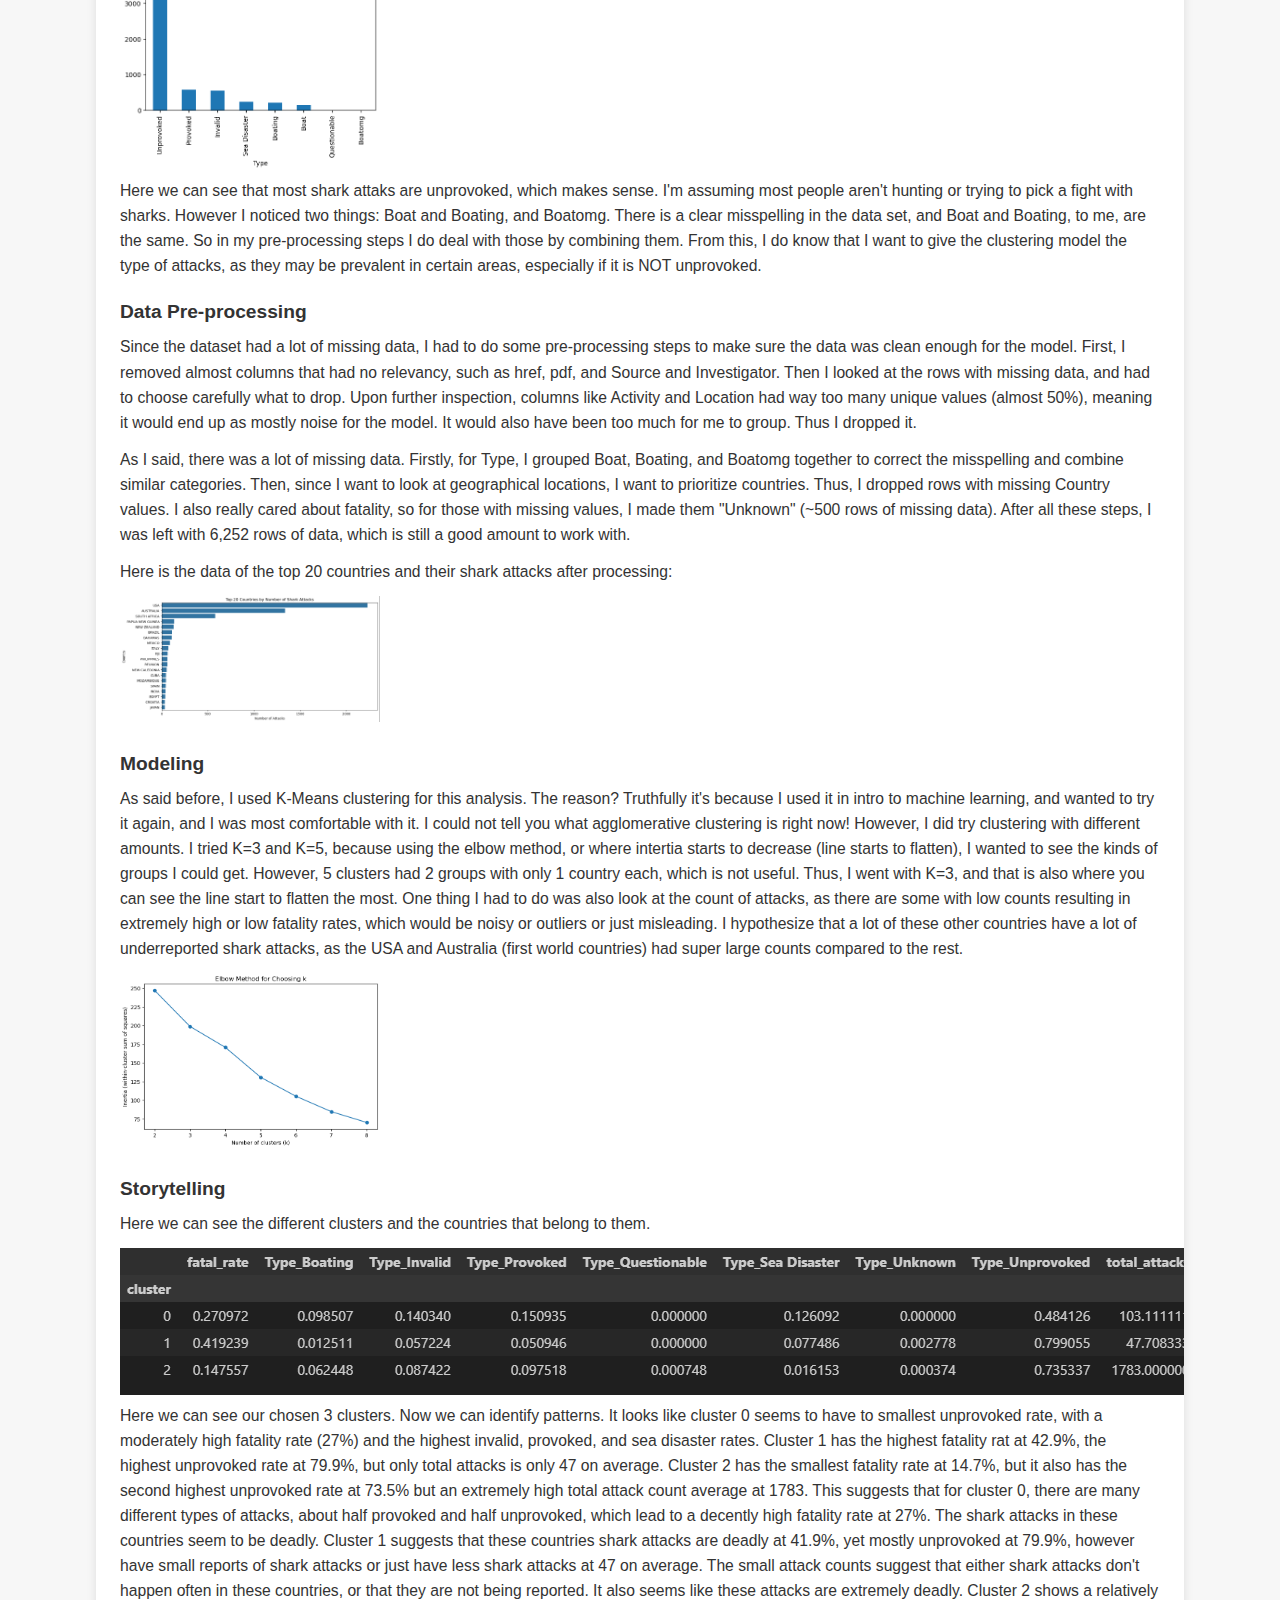
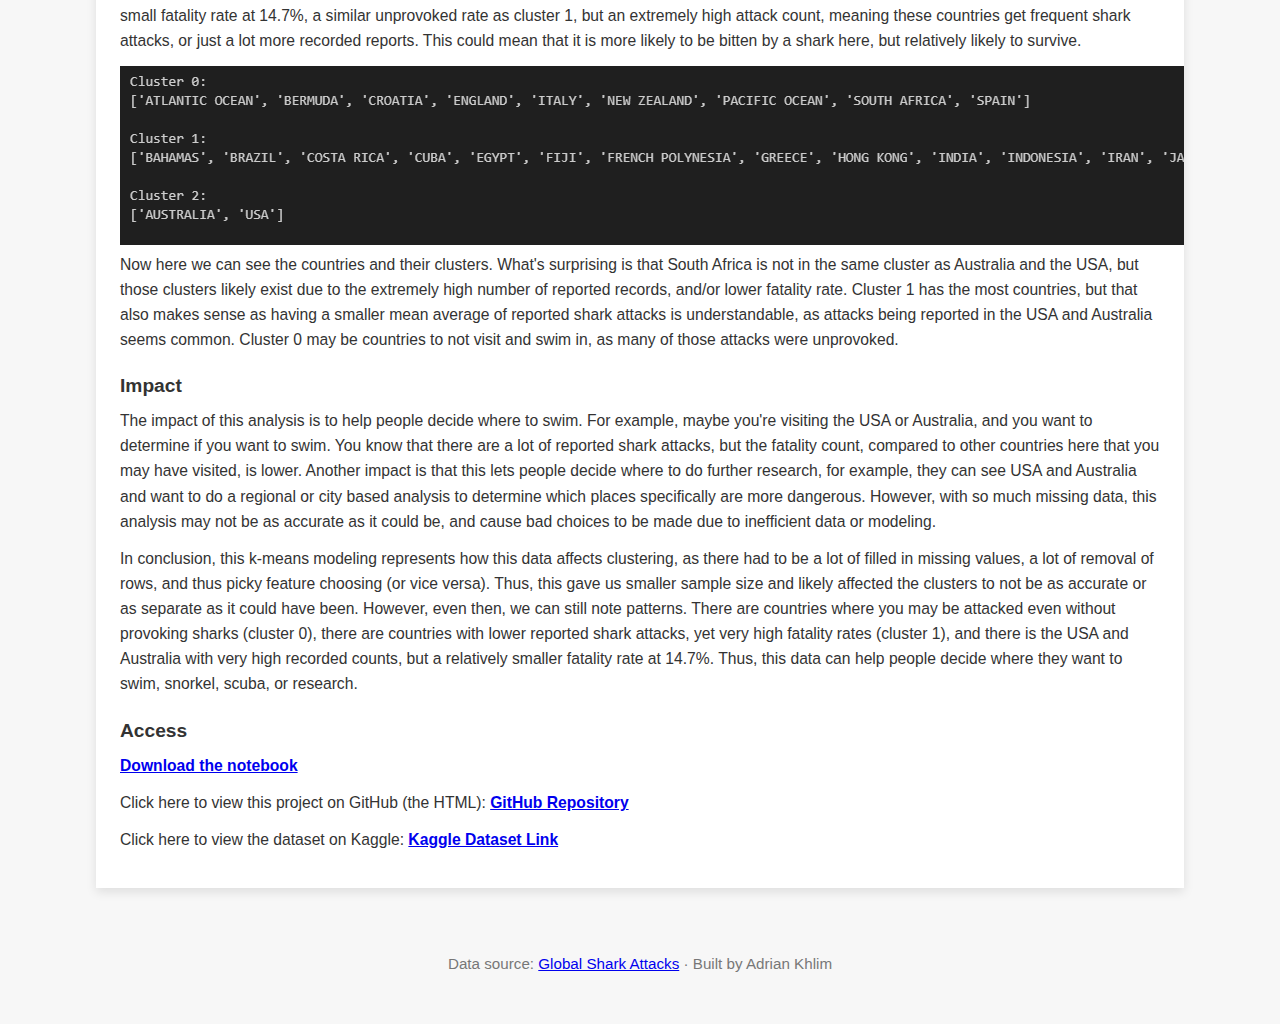
<file: shark_attacks/shark_attacks.html>
<!DOCTYPE html>
<html lang="en">
<head>
    <meta charset="UTF-8" />
    <meta name="viewport" content="width=device-width, initial-scale=1.0"/>
    <title>Adrian Khlim | Global Shark Attacks - Geographical Clustering</title>
    <link rel="stylesheet" href="../styles.css" />
</head>
<body>

  <nav>
    <ul>
      <li><a href="/portfolio">Home</a></li>        
      <li><a href="/#contact">Contact</a></li>
    </ul>
  </nav>

  <main class="page">

    <section class="header">
      <h1>Global Shark Attacks - Geographical Clustering</h1>
      <p>An analysis of global shark attack incidents using geographical clustering.</p>
    </section>

     <!-- REPORT / JOURNAL CARD -->
    <section class="card">
      <header class="report-header">
        <h2>Project Journal & Findings</h2>
        <p class="report-subtitle">
          Course: Visual Analytics &nbsp;·&nbsp;
          <span class="badge">Shark Attacks</span>
          <span class="badge">Clustering</span>
        </p>
      </header>

      <div class="report-body">
        <h3>Introduction</h3>
        <p>Sharks are one of the most fascinating, and oldest apex predators on Earth. Overtime, many sharks have been going endangered due to hunting, overfishing, and pollution. However, they are also known to be scary, and people 
          may want to avoid sharks if they can, or at least be aware of them, and perhaps avoid deadly locations. But how do we know which ones are actually deadly? This project will look into shark attack patterns using K-Means clustering.</p>

        <h3>What is Clustering?</h3>
          <p>
          Clustering is an unsupervised machine learning technique that groups things together and then discovers patterns or similarities withing the data and groups by itself. In this casem I used K-Means clustering, which 
          basically means you make K amount of clusters (you the programmer chooses how many clusters or groups you want) and then the algorithm will categorize your data into those amounts of clusters. Then, you can see which data goes where, and find 
          the patterns or similarities between them.
          </p>

          <p>
            In K-Means, you have K amount of centroids (center of each clusters), and then the the model takes a data point (like a row of data) and assigns it to the closest centroid. Every time this happens, the centroid moves to the center of all the data points
            inside of it. Basically kind of like, the centroid updates its average or position based on each new data point added to the cluster. This continues until the centroid stops moving or moving reduces a lot. One important thing is inertia.
            Inertia is how far away each point is from the centroid. Lower inertia = better clustering. When you increase K, inertia lowers which is good, but then too many K clusters means you will end up overfitting the data.
          </p>

        <h3>The Data</h3>
        <p>
          The dataset I will be using is the Global Shark Attack dataset on <a href="https://www.kaggle.com/datasets/teajay/global-shark-attacks" target="_blank" rel="noopener">Kaggle</a>, compiled by the Global Shark Attack File.
          The dataset consists of 23 features, and 25723 rows of shark attack incidents. Some of the features include: Date, Location, Activity, Name of Shark, Fatal (Y/N), Type of Attack, and more. The features of very straightforward, and self-explanatory.
          Date is the date the attack occured, location is where it happened but specifically (maybe too specific), Area is usually the city or region but also volatile, and Country is the country it happened it. Activity is what the person was doing when the attack happened (swimming, surfing, fishing, etc) but contains so many unique values, 
          Name of Shark is the species of shark that attacked, Fatal is whether the attack was fatal or not (Y/N), and Type of Attack is usually either unprovoked or provoked, but also contains values like boating.
          
          Unfortunately, the dataset consists of a lot of missing data, over 70% for most columns. For example, 76% missing for Date, Type, and Country, and 78% for Location. Therefore, I tried to focus on the columns that had the most data, and were relevant to my analysis. 

        </p>

        <h3>Data Understanding & Visualization</h3>

        <p>
          I wanted to see basic statistics about the data first. For example, here are the the number of shark attacks throughout the years.
        </p>
        <img src="images/Years.PNG" alt="Shark Attacks by Year" class="img-reporting"/>

        <p>You can see that the number of shark attacks increases throughout the years, right? That makes sense, as the population grows, and more people are in the water, there are bound to be more shark attacks. However, I immediately thought that there was
          also more reporting counts. Especially with more media coverage, better technology and hospital/EMS practices. So I kept that in the back of my head.
        </p>

        <p>Next, I wanted to look at what kind of attacks occured.</p>

        <img src="images/Type.PNG" alt="Shark Attacks by Type" class="img-reporting"/>

        <p>Here we can see that most shark attaks are unprovoked, which makes sense. I'm assuming most people aren't hunting or trying to pick a fight with sharks. However I noticed two things: Boat and Boating, and Boatomg. There is a clear misspelling
          in the data set, and Boat and Boating, to me, are the same. So in my pre-processing steps I do deal with those by combining them. From this, I do know that I want to give the clustering model the type of attacks, as they may be prevalent in certain areas,
          especially if it is NOT unprovoked.
        </p>

        <h3>Data Pre-processing</h3>
        <p>
          Since the dataset had a lot of missing data, I had to do some pre-processing steps to make sure the data was clean enough for the model. First, I removed almost  columns that had no relevancy, such as href, pdf, and Source and Investigator.
          Then I looked at the rows with missing data, and had to choose carefully what to drop. Upon further inspection, columns like Activity and Location had way too many unique values (almost 50%), meaning it would end up as mostly noise for the model.
          It would also have been too much for me to group. Thus I dropped it. 
          </p>

          <p>As I said, there was a lot of missing data. Firstly, for Type, I grouped Boat, Boating, and Boatomg together to correct the misspelling and combine similar categories. Then, since I want to look at geographical locations, I want to prioritize countries.
            Thus, I dropped rows with missing Country values. I also really cared about fatality, so for those with missing values, I made them "Unknown" (~500 rows of missing data). After all these steps, I was left with 6,252 rows of data, which is still a good amount to work with.
          </p>

          <p>Here is the data of the top 20 countries and their shark attacks after processing:</p>

          <img src="images/top20.PNG" alt="Processed Shark Attacks Data" class="img-reporting"/>

        <h3>Modeling</h3>
        <p>
          As said before, I used K-Means clustering for this analysis. The reason? Truthfully it's because I used it in intro to machine learning, and wanted to try it again, and I was most comfortable with it. I could not tell you what agglomerative clustering is right now!
          However, I did try clustering with different amounts. I tried K=3 and K=5, because using the elbow method, or where intertia starts to decrease (line starts to flatten), I wanted to see the kinds of groups I could get. However, 5 clusters had 2 groups
          with only 1 country each, which is not useful. Thus, I went with K=3, and that is also where you can see the line start to flatten the most. One thing I had to do was also look at the count of attacks, as there are some with low counts resulting in 
          extremely high or low fatality rates, which would be noisy or outliers or just misleading. I hypothesize that a lot of these other countries have a lot of underreported shark attacks, as the USA and Australia (first world countries) had super large counts compared to the rest.
        </p>
        
        <img src="images/Elbow.PNG" alt="Shark Attacks Clusters" class="img-reporting"/>

        <h3>Storytelling</h3>
        <p>Here we can see the different clusters and the countries that belong to them.</p>
        <img src="images/clusters_data.PNG" alt="Shark Attacks Clusters"/>
        <p>
          Here we can see our chosen 3 clusters. Now we can identify patterns.
          It looks like cluster 0 seems to have to smallest unprovoked rate, with a moderately high fatality rate (27%) and the highest invalid, provoked, and sea disaster rates.
          Cluster 1 has the highest fatality rat at 42.9%, the highest unprovoked rate at 79.9%, but only total attacks is only 47 on average.
          Cluster 2 has the smallest fatality rate at 14.7%, but it also has the second highest unprovoked rate at 73.5% but an extremely high total attack count average at 1783. 
          This suggests that for cluster 0, there are many different types of attacks, about half provoked and half unprovoked, which lead to a decently high fatality rate at 27%. The shark attacks in these countries seem to be deadly.
          Cluster 1 suggests that these countries shark attacks are deadly at 41.9%, yet mostly unprovoked at 79.9%, however have small reports of shark attacks or just have less shark attacks at 47 on average. The small attack counts suggest that either shark attacks don't happen often in these countries, or that they are not being reported. It also seems like these attacks are extremely deadly.
          Cluster 2 shows a relatively small fatality rate at 14.7%, a similar unprovoked rate as cluster 1, but an extremely high attack count, meaning these countries get frequent shark attacks, or just a lot more recorded reports. This could mean that it is more likely to be bitten by a shark here, but relatively likely to survive.
        </p>
        <img src="images/cluster_countries.PNG" alt="Shark Attacks Cluster Map">
        <p>
          Now here we can see the countries and their clusters. What's surprising is that South Africa is not in the same cluster as Australia and the USA, but those clusters likely exist due to the extremely high number of reported records, and/or lower fatality rate.
          Cluster 1 has the most countries, but that also makes sense as having a smaller mean average of reported shark attacks is understandable, as attacks being reported in the USA and Australia seems common.
          Cluster 0 may be countries to not visit and swim in, as many of those attacks were unprovoked. 
        </p>

        <h3>Impact</h3>
        <p>
          The impact of this analysis is to help people decide where to swim. For example, maybe you're visiting the USA or Australia, and you want to determine if you want to swim. You know that there are a lot of reported shark attacks, but the fatality count, compared 
          to other countries here that you may have visited, is lower. Another impact is that this lets people decide where to do further research, for example, they can see USA and Australia and want to do a regional or city based analysis to determine which places specifically 
          are more dangerous. However, with so much missing data, this analysis may not be as accurate as it could be, and cause bad choices to be made due to inefficient data or modeling.
        </p>
        <p>
          In conclusion, this k-means modeling represents how this data affects clustering, as there had to be a lot of filled in missing values, a lot of removal of rows, and thus picky feature choosing (or vice versa). Thus, this gave us smaller sample size and likely affected the clusters to not be as accurate or as separate as it could have been.
          However, even then, we can still note patterns. There are countries where you may be attacked even without provoking sharks (cluster 0), there are countries with lower reported shark attacks, yet very high fatality rates (cluster 1), and there is the USA and Australia with very high recorded counts, but a relatively smaller fatality rate at 14.7%. Thus, this data can help people decide where they want to swim, snorkel, scuba, or research.
        </p>

        <h3>Access</h3>
        <p>
          <strong>
            <a href="shark_attack+patterns.ipynb" download>
            Download the notebook
          </a>
          </strong>
        <p>
          Click here to view this project on GitHub (the HTML): <strong><a href="https://github.com/adriankUSA/portfolio/blob/main/shark_attacks/shark_attacks.html" target="_blank" rel="noopener">GitHub Repository</a></strong>

        </p>
        <p>
          Click here to view the dataset on Kaggle: <strong><a href="https://www.kaggle.com/datasets/teajay/global-shark-attacks" target="_blank" rel="noopener">Kaggle Dataset Link</a></strong>
        </p>
      </div>
    </section>

    <!-- Footer -->
    <section class="footer">
        Data source: <a href="https://www.kaggle.com/datasets/teajay/global-shark-attacks" target="_blank" rel="noopener">Global Shark Attacks</a> · Built by Adrian Khlim  
        </section>
  </main>

</body>
</html>
</file>
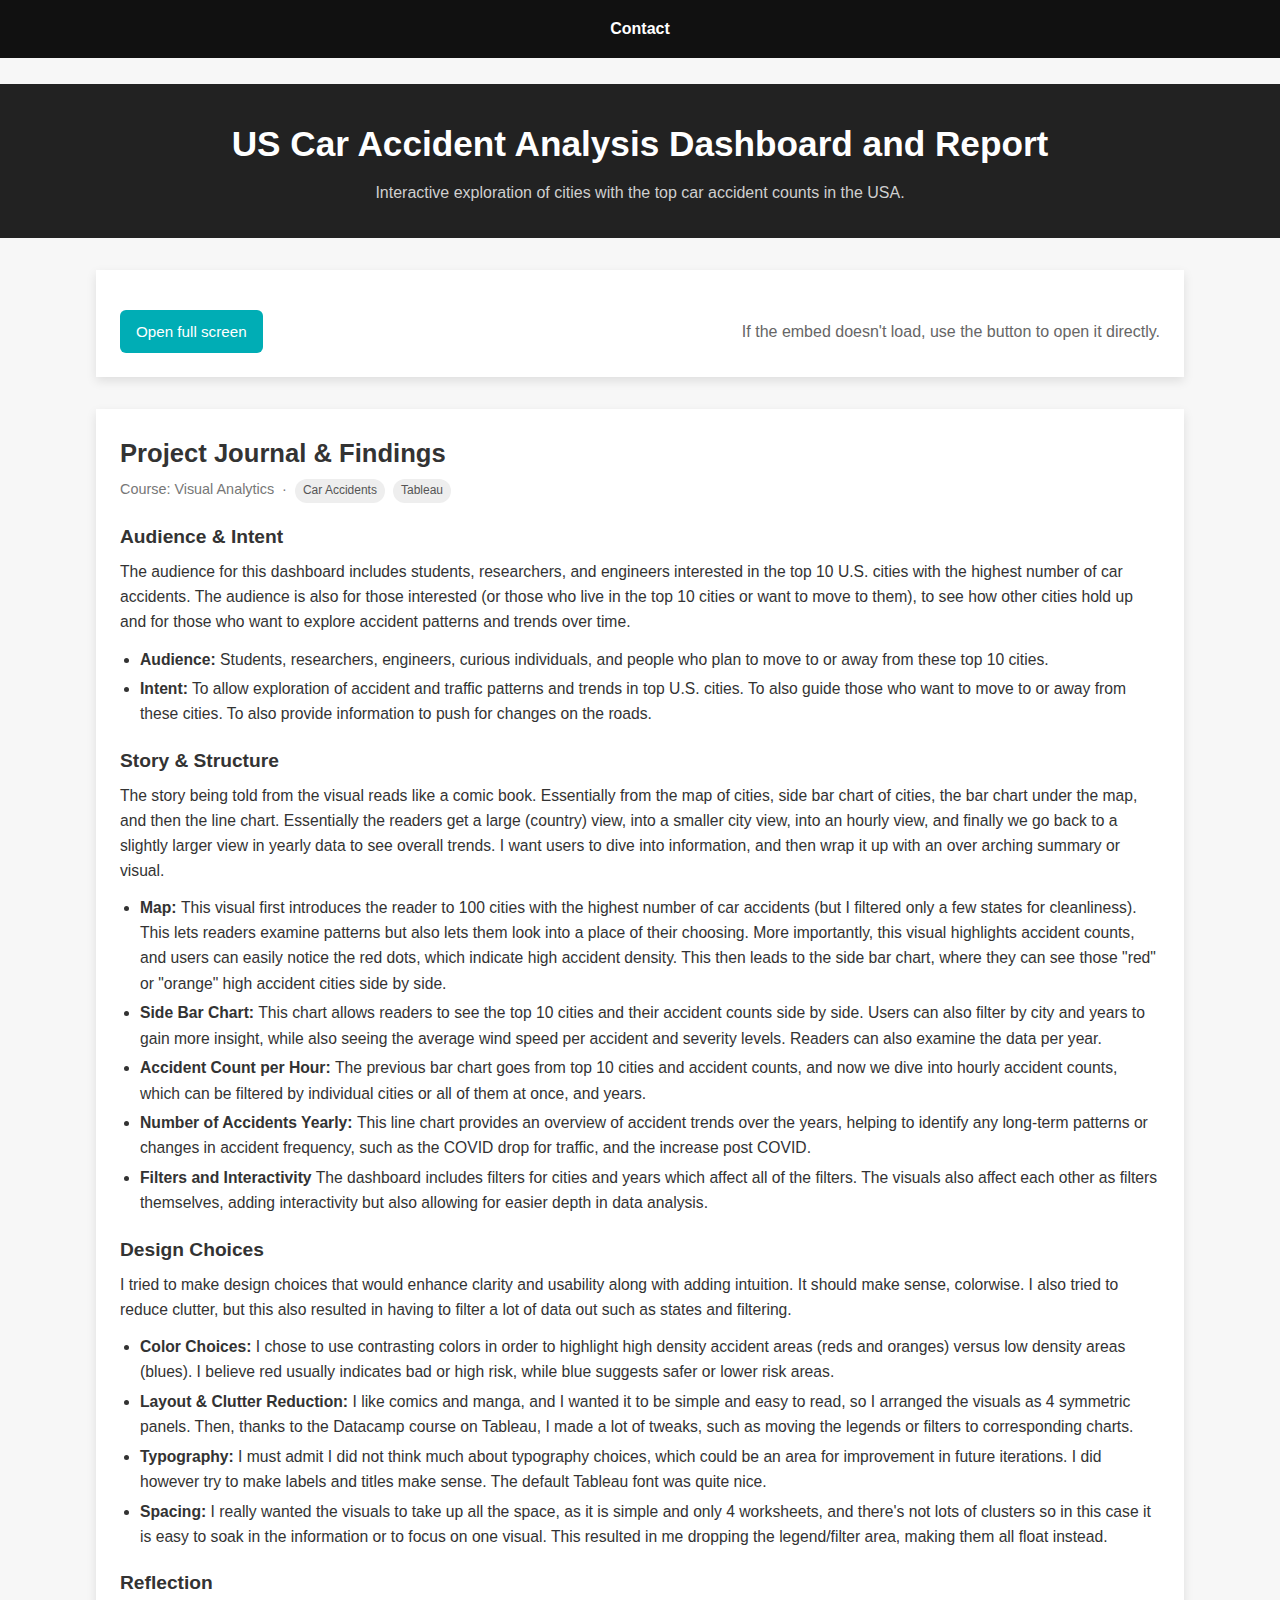
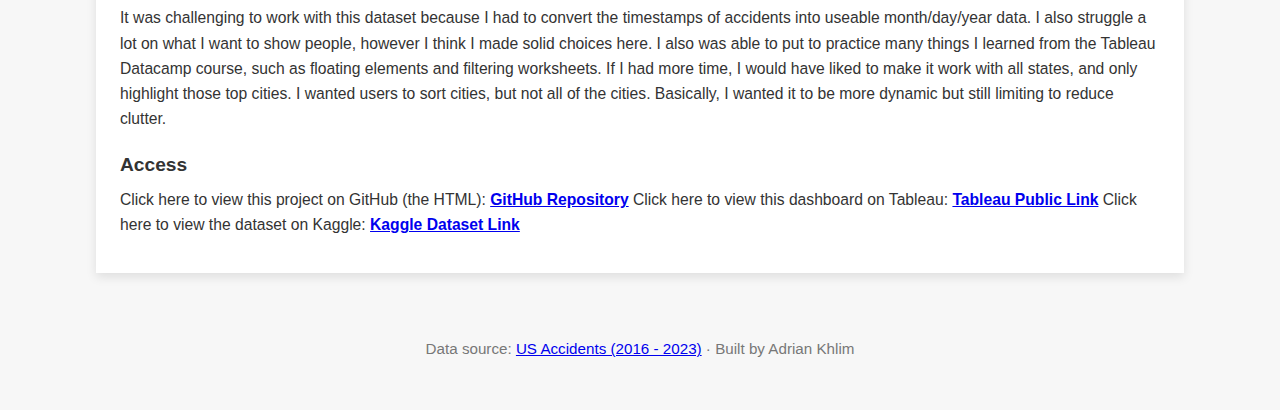
<file: us_crashes_ml/us_crashes_dashboard.html>
<!DOCTYPE html>
<html lang="en">
<head>
    <meta charset="UTF-8" />
    <meta name="viewport" content="width=device-width, initial-scale=1.0"/>
    <title>Adrian Khlim | US Car Accident Analysis Dashboard and Report</title>
    <link rel="stylesheet" href="../styles.css" />
</head>
<body>


  <nav>
    <ul>

      <li><a href="/#contact">Contact</a></li>
    </ul>
  </nav>

  <main class="page">

    <section class="header">
      <h1>US Car Accident Analysis Dashboard and Report</h1>
      <p>Interactive exploration of cities with the top car accident counts in the USA.</p>
    </section>

    <!-- Dashboard card -->
    <section class="card">
      <div class='tableauPlaceholder' id='viz1765317421278' style='position: relative'><noscript><a href='#'><img alt='USA Accidents Dashboard ' src='https:&#47;&#47;public.tableau.com&#47;static&#47;images&#47;US&#47;USAAccidents&#47;USAAccidentsDashboard&#47;1_rss.png' style='border: none' /></a></noscript><object class='tableauViz'  style='display:none;'><param name='host_url' value='https%3A%2F%2Fpublic.tableau.com%2F' /> <param name='embed_code_version' value='3' /> <param name='site_root' value='' /><param name='name' value='USAAccidents&#47;USAAccidentsDashboard' /><param name='tabs' value='no' /><param name='toolbar' value='yes' /><param name='static_image' value='https:&#47;&#47;public.tableau.com&#47;static&#47;images&#47;US&#47;USAAccidents&#47;USAAccidentsDashboard&#47;1.png' /> <param name='animate_transition' value='yes' /><param name='display_static_image' value='yes' /><param name='display_spinner' value='yes' /><param name='display_overlay' value='yes' /><param name='display_count' value='yes' /><param name='language' value='en-US' /><param name='filter' value='publish=yes' /></object></div>                <script type='text/javascript'>                    var divElement = document.getElementById('viz1765317421278');                    var vizElement = divElement.getElementsByTagName('object')[0];                    if ( divElement.offsetWidth > 800 ) { vizElement.style.width='100%';vizElement.style.height=(divElement.offsetWidth*0.75)+'px';} else if ( divElement.offsetWidth > 500 ) { vizElement.style.width='100%';vizElement.style.height=(divElement.offsetWidth*0.75)+'px';} else { vizElement.style.width='100%';vizElement.style.height='1577px';}                     var scriptElement = document.createElement('script');                    scriptElement.src = 'https://public.tableau.com/javascripts/api/viz_v1.js';                    vizElement.parentNode.insertBefore(scriptElement, vizElement);                </script>
      <div style="display:flex;justify-content:space-between;align-items:center;gap:1rem;margin-top:1rem;flex-wrap:wrap;">
        <a class="btn" href="https://public.tableau.com/views/USAAccidents/USAAccidentsDashboard?:language=en-US&publish=yes&:sid=&:redirect=auth&:display_count=n&:origin=viz_share_link" target="_blank" rel="noopener">
          Open full screen
        </a>
        <span style="color:#666;">If the embed doesn't load, use the button to open it directly.</span>
      </div>
    </section>

     <!-- REPORT / JOURNAL CARD -->
    <section class="card">
      <header class="report-header">
        <h2>Project Journal & Findings</h2>
        <p class="report-subtitle">
          Course: Visual Analytics &nbsp;·&nbsp;
          <span class="badge">Car Accidents</span>
          <span class="badge">Tableau</span>
        </p>
      </header>

      <div class="report-body">
        <h3>Audience & Intent</h3>
        <p>
          The audience for this dashboard includes students, researchers, and engineers interested in the top 10 U.S. cities with the highest number of car accidents. 
          The audience is also for those interested (or those who live in the top 10 cities or want to move to them), to see how other cities hold up and for those who want to explore accident patterns and trends over time.

        </p>
        <ul>
          <li><strong>Audience:</strong> Students, researchers, engineers, curious individuals, and people who plan to move to or away from these top 10 cities. </li>
          <li><strong>Intent:</strong> To allow exploration of accident and traffic patterns and trends in top U.S. cities. To also guide those who want to move to or away from these cities. To also provide information to push for changes on the roads.</li>
   
        </ul>

        <h3>Story & Structure</h3>
        <p>The story being told from the visual reads like a comic book. Essentially from the map of cities, side bar chart of cities, the bar chart under the map, and then the line chart. Essentially the readers get a large (country) view, into a smaller city view, into an hourly view, and finally we go back to a slightly larger view in yearly data to see overall trends.
            I want users to dive into information, and then wrap it up with an over arching summary or visual.
        </p>
        <ul>
          <li><strong>Map: </strong>This visual first introduces the reader to 100 cities with the highest number of car accidents (but I filtered only a few states for cleanliness). This lets readers examine patterns but also lets them look into a place of their choosing.
            More importantly, this visual highlights accident counts, and users can easily notice the red dots, which indicate high accident density. This then leads to the side bar chart, where they can see those "red" or "orange" high accident cities side by side.</li>
          <li><strong>Side Bar Chart:</strong> This chart allows readers to see the top 10 cities and their accident counts side by side. Users can also filter by city and years to gain more insight, while also seeing the average wind speed per accident and severity levels.
            Readers can also examine the data per year. </li>
          <li><strong>Accident Count per Hour: </strong> The previous bar chart goes from top 10 cities and accident counts, and now we dive into hourly accident counts, which can be filtered by individual cities or all of them at once, and years. </li>
          <li><strong> Number of Accidents Yearly: </strong> This line chart provides an overview of accident trends over the years, helping to identify any long-term patterns or changes in accident frequency, such as the COVID drop for traffic, and the increase post COVID.</li>
          <li><strong>Filters and Interactivity</strong> The dashboard includes filters for cities and years which affect all of the filters. The visuals also affect each other as filters themselves, adding interactivity but also allowing for easier depth in data analysis.</li>
        </ul>

        <h3>Design Choices</h3>
        <p>
          I tried to make design choices that would enhance clarity and usability along with adding intuition. It should make sense, colorwise. I also tried to reduce clutter, but this also resulted in having to filter a lot of data out such as states and filtering.
        </p>
        <ul>
          <li><strong>Color Choices:</strong> I chose to use contrasting colors in order to highlight high density accident areas (reds and oranges) versus low density areas (blues). I believe red usually indicates bad or high risk, while blue suggests safer or lower risk areas.</li>
          <li><strong>Layout & Clutter Reduction: </strong> I like comics and manga, and I wanted it to be simple and easy to read, so I arranged the visuals as 4 symmetric panels. Then, thanks to the Datacamp course on Tableau, I made a lot of tweaks, such as moving the legends or filters to corresponding charts.</li>
          <li><strong>Typography: </strong>I must admit I did not think much about typography choices, which could be an area for improvement in future iterations. I did however try to make labels and titles make sense. The default Tableau font was quite nice.</li>
          <li><strong>Spacing: </strong>I really wanted the visuals to take up all the space, as it is simple and only 4 worksheets, and there's not lots of clusters so in this case it is easy to soak in the information or to focus on one visual. This resulted in me dropping the legend/filter area, making them all float instead.</li>
        </ul>

        <h3>Reflection</h3>
        <p>
          It was challenging to work with this dataset because I had to convert the timestamps of accidents into useable month/day/year data. I also struggle a lot on what I want to show people, however I think I made solid choices here. I also was 
          able to put to practice many things I learned from the Tableau Datacamp course, such as floating elements and filtering worksheets. If I had more time, I would have liked to make it work with all states, and only highlight those top cities. I wanted users to sort cities, but not all of the cities. Basically, I wanted it to be more dynamic but still limiting to reduce clutter.
        </p>


        <h3>Access</h3>
        <p>
          Click here to view this project on GitHub (the HTML): <strong><a href="https://github.com/adriankUSA/portfolio/blob/main/us_crashes_ml/us_crashes_dashboard.html" target="_blank" rel="noopener">GitHub Repository</a></strong>
          Click here to view this dashboard on Tableau: <strong><a href="https://public.tableau.com/views/USAAccidents/USAAccidentsDashboard?:language=en-US&publish=yes&:sid=&:redirect=auth&:display_count=n&:origin=viz_share_link" target="_blank" rel="noopener">Tableau Public Link</a></strong>
          Click here to view the dataset on Kaggle: <strong><a href="https://www.kaggle.com/datasets/sobhanmoosavi/us-accidents" target="_blank" rel="noopener">Kaggle Dataset Link</a></strong>
        </p>
      </div>
    </section>

    <!-- Footer -->
    <section class="footer">
      Data source: <a href="https://www.kaggle.com/datasets/sobhanmoosavi/us-accidents" target="_blank" rel="noopener">US Accidents (2016 - 2023)</a> · Built by Adrian Khlim  
    </section>
  </main>

</body>
</html>
</file>
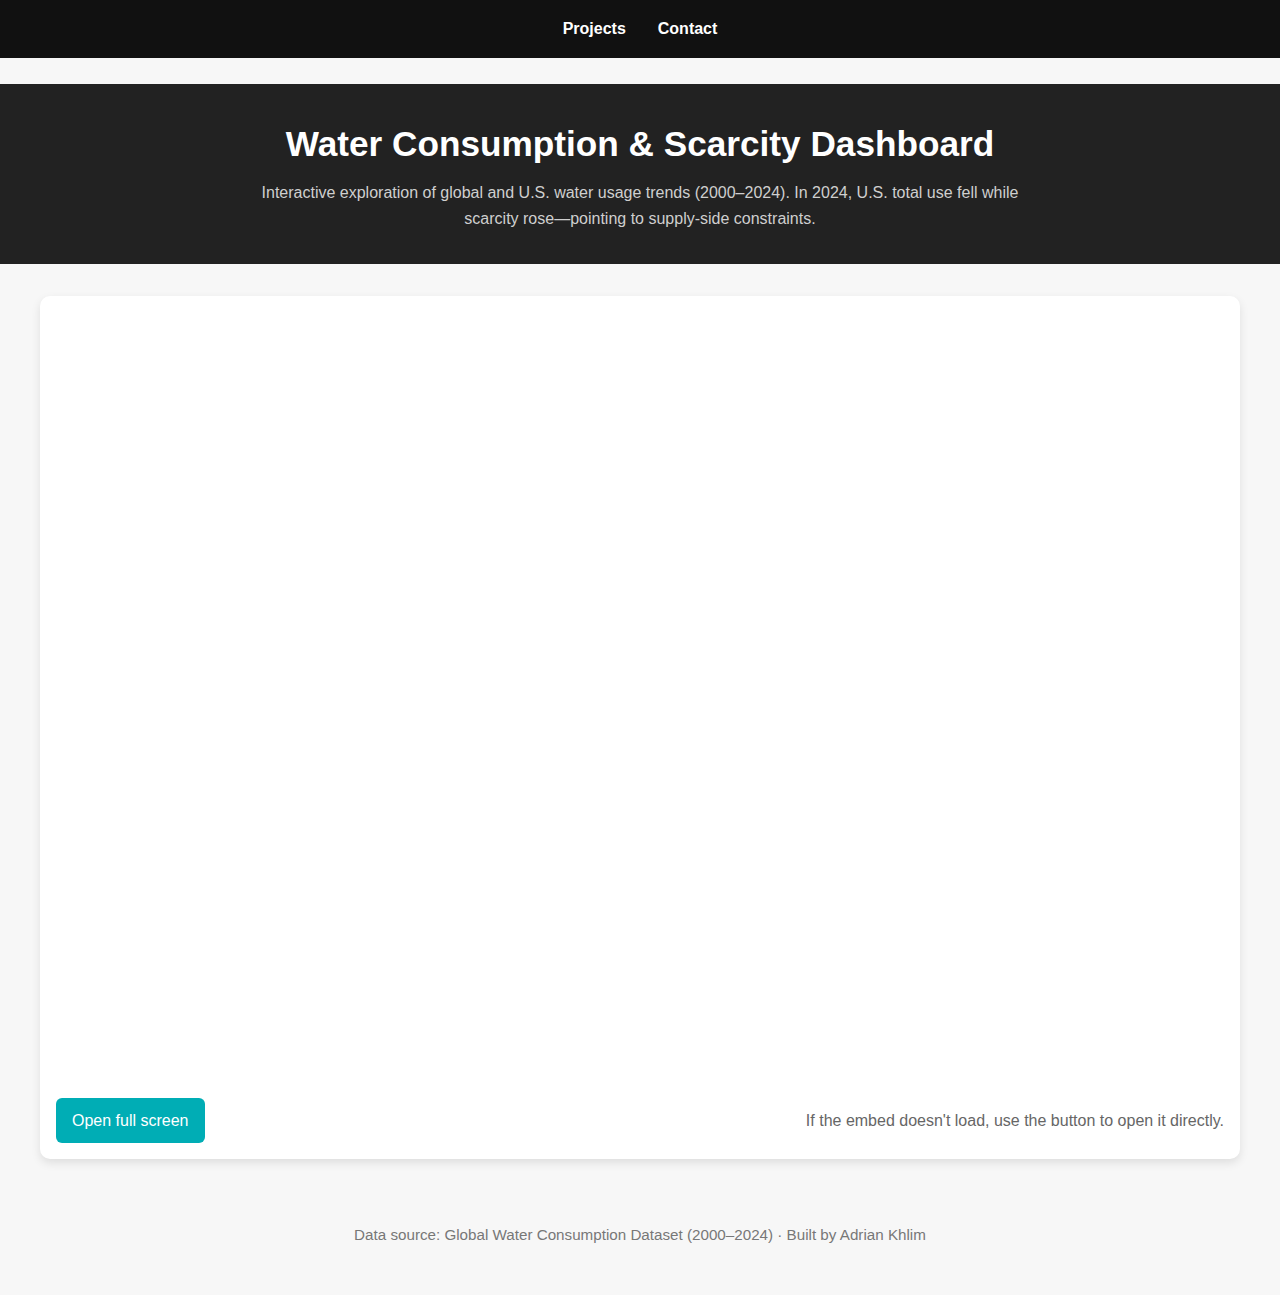
<file: water_consumption/water_consumption_analysis.html>
<!DOCTYPE html>
<html lang="en">
<head>
  <meta charset="UTF-8" />
  <meta name="viewport" content="width=device-width, initial-scale=1.0"/>
  <title>Adrian Khlim | Water Consumption Dashboard</title>
  <style>
    * { margin: 0; padding: 0; box-sizing: border-box; }
    body { font-family: Arial, sans-serif; line-height: 1.6; color: #333; }


    nav {
      position: fixed;
      width: 100%;
      background: #111;
      padding: 1rem;
      top: 0;
      left: 0;
      z-index: 1000;
    }
    nav ul { display: flex; justify-content: center; list-style: none; }
    nav ul li { margin: 0 1rem; }
    nav ul li a {
      color: white; text-decoration: none; font-weight: bold; transition: color 0.3s ease;
    }
    nav ul li a:hover { color: #00adb5; }


    .page {
      padding-top: 84px; 
      background: #f7f7f7;
      min-height: 100vh;
    }


    .header {
      text-align: center;
      padding: 2rem 1rem;
      background: #222;
      color: #fff;
    }
    .header h1 { font-size: 2.2rem; margin-bottom: 0.5rem; }
    .header p { color: #cfcfcf; max-width: 800px; margin: 0.25rem auto 0; }


    .card {
      background: #fff;
      border-radius: 10px;
      box-shadow: 0 4px 10px rgba(0,0,0,0.1);
      max-width: 1200px;
      margin: 2rem auto;
      padding: 1rem;
      overflow: hidden;
    }


    .tableau-embed {
      position: relative;
      width: 100%;
      background: #fff;
      border-radius: 8px;
      overflow: hidden;
    }

    .tableau-embed::before {
      content: "";
      display: block;
      padding-bottom: 66%;
    }
    .tableau-embed > iframe {
      position: absolute; inset: 0;
      width: 100%; height: 100%;
      border: 0;
    }


    .footer {
      text-align: center;
      color: #777;
      font-size: 0.95rem;
      padding: 2rem 1rem 3rem;
    }

 
    .btn {
      display: inline-block;
      text-decoration: none;
      color: #fff;
      background: #00adb5;
      padding: 0.6rem 1rem;
      border-radius: 6px;
      transition: background 0.3s ease;
    }
    .btn:hover { background: #007d82; }


    @media (max-width: 600px) {
      .header h1 { font-size: 1.8rem; }
      .page { padding-top: 76px; }
    }
  </style>
</head>
<body>


  <nav>
    <ul>
      <li><a href="/#projects">Projects</a></li>
      <li><a href="/#contact">Contact</a></li>
    </ul>
  </nav>

  <main class="page">

    <section class="header">
      <h1>Water Consumption & Scarcity Dashboard</h1>
      <p>Interactive exploration of global and U.S. water usage trends (2000–2024).  
         In 2024, U.S. total use fell while scarcity rose—pointing to supply-side constraints.</p>
    </section>

    <!-- Dashboard card -->
    <section class="card">
      <div class="tableau-embed">
        <iframe
          src="https://public.tableau.com/views/WaterConsumption_17619660622730/Dashboard1?:showVizHome=no&:embed=y"
          allowfullscreen
          loading="lazy"
        ></iframe>
      </div>
      <div style="display:flex;justify-content:space-between;align-items:center;gap:1rem;margin-top:1rem;flex-wrap:wrap;">
        <a class="btn" href="https://public.tableau.com/views/WaterConsumption_17619660622730/Dashboard1?:showVizHome=no" target="_blank" rel="noopener">
          Open full screen
        </a>
        <span style="color:#666;">If the embed doesn't load, use the button to open it directly.</span>
      </div>
    </section>

    <!-- Footer -->
    <section class="footer">
      Data source: Global Water Consumption Dataset (2000–2024) · Built by Adrian Khlim  
    </section>
  </main>

</body>
</html>
</file>
<file: styles.css>
/* ==== GLOBAL RESET ==== */
*,
*::before,
*::after {
  margin: 0;
  padding: 0;
  box-sizing: border-box;
}

/* ==== BASE BODY ==== */
body {
  font-family: Arial, sans-serif;
  line-height: 1.6;
  color: #333;
  background: #f7f7f7;
}

.img-reporting {
    width: 25%;
    height: auto;  
}


/* ==== NAVBAR ==== */
nav {
  position: fixed;
  width: 100%;
  background: #111;
  padding: 1rem;
  top: 0;
  left: 0;
  z-index: 1000;
}

nav ul {
  display: flex;
  justify-content: center;
  list-style: none;
}

nav ul li {
  margin: 0 1rem;
}

nav ul li a {
  color: #fff;
  text-decoration: none;
  font-weight: bold;
  transition: color 0.3s ease;
}

nav ul li a:hover {
  color: #00adb5;
}

/* ==== PAGE WRAPPER ==== */
.page {
  padding-top: 84px; /* space for fixed nav */
  min-height: 100vh;
}

/* ==== HEADER / HERO ==== */
.header {
  text-align: center;
  padding: 2rem 1rem;
  background: #222;
  color: #fff;
}

.header h1 {
  font-size: 2.2rem;
  margin-bottom: 0.5rem;
}

.header p {
  color: #cfcfcf;
  max-width: 800px;
  margin: 0.25rem auto 0;
}

/* ==== CARD LAYOUT (for dashboard & sections) ==== */
.card {
  background: #fff;
  border-radius: 10px;
  box-shadow: 0 4px 10px rgba(0,0,0,0.1);
  width: 85%;          
  margin: 2rem auto;       /* remove auto-centering */
  padding: 1.5rem;
  overflow: hidden;
  border-radius: 0;     /* optional: edge-to-edge look */
}


/* Narrower card variant for “journal style” content */
.card--narrow {
  max-width: 900px;
}

/* ==== TABLEAU EMBED WRAPPER ==== */
.tableau-embed {
  position: relative;
  width: 100%;
  background: #fff;
  border-radius: 8px;
  overflow: hidden;
}

/* 16:10-ish aspect ratio – tweak padding-bottom for other ratios */
.tableau-embed::before {
  content: "";
  display: block;
  padding-bottom: 66%;
}

.tableau-embed > iframe {
  position: absolute;
  inset: 0;
  width: 100%;
  height: 100%;
  border: 0;
}

/* ==== BUTTONS ==== */
.btn {
  display: inline-block;
  text-decoration: none;
  color: #fff;
  background: #00adb5;
  padding: 0.6rem 1rem;
  border-radius: 6px;
  transition: background 0.3s ease;
  font-size: 0.95rem;
}

.btn:hover {
  background: #007d82;
}

/* ==== FOOTER ==== */
.footer {
  text-align: center;
  color: #777;
  font-size: 0.95rem;
  padding: 2rem 1rem 3rem;
}

/* ==== REPORT / JOURNAL SECTION ==== */
.report {
  /* just a semantic hook; styling mostly uses card + modifiers */
}

/* Title area inside the report card */
.report-header {
  margin-bottom: 1rem;
}

.report-header h2 {
  font-size: 1.6rem;
  margin-bottom: 0.25rem;
}

.report-subtitle {
  color: #777;
  font-size: 0.9rem;
}

/* Body text inside the report */
.report-body {
  font-size: 0.98rem;
  color: #333;
}

/* Headings inside the report body */
.report-body h3 {
  font-size: 1.2rem;
  margin-top: 1.2rem;
  margin-bottom: 0.4rem;
}

.report-body p {
  margin-bottom: 0.75rem;
}

/* Simple list styling for points in the journal */
.report-body ul,
.report-body ol {
  margin: 0.5rem 0 1rem 1.25rem;
}

.report-body li {
  margin-bottom: 0.3rem;
}

/* Optional: small “tag” style text (e.g., course name, dataset) */
.badge {
  display: inline-block;
  padding: 0.15rem 0.5rem;
  border-radius: 999px;
  background: #eee;
  font-size: 0.75rem;
  color: #555;
  margin-right: 0.25rem;
}

/* ==== FLEX TOOLBAR (e.g., for buttons under dashboard) ==== */
.toolbar {
  display: flex;
  justify-content: space-between;
  align-items: center;
  gap: 1rem;
  margin-top: 1rem;
  flex-wrap: wrap;
}

.toolbar-text {
  color: #666;
  font-size: 0.9rem;
}

/* ==== RESPONSIVE ==== */
@media (max-width: 600px) {
  .header h1 {
    font-size: 1.8rem;
  }

  .page {
    padding-top: 76px;
  }

  .card {
    margin: 1.25rem 0.75rem;
    padding: 1rem;
  }
}
</file>
